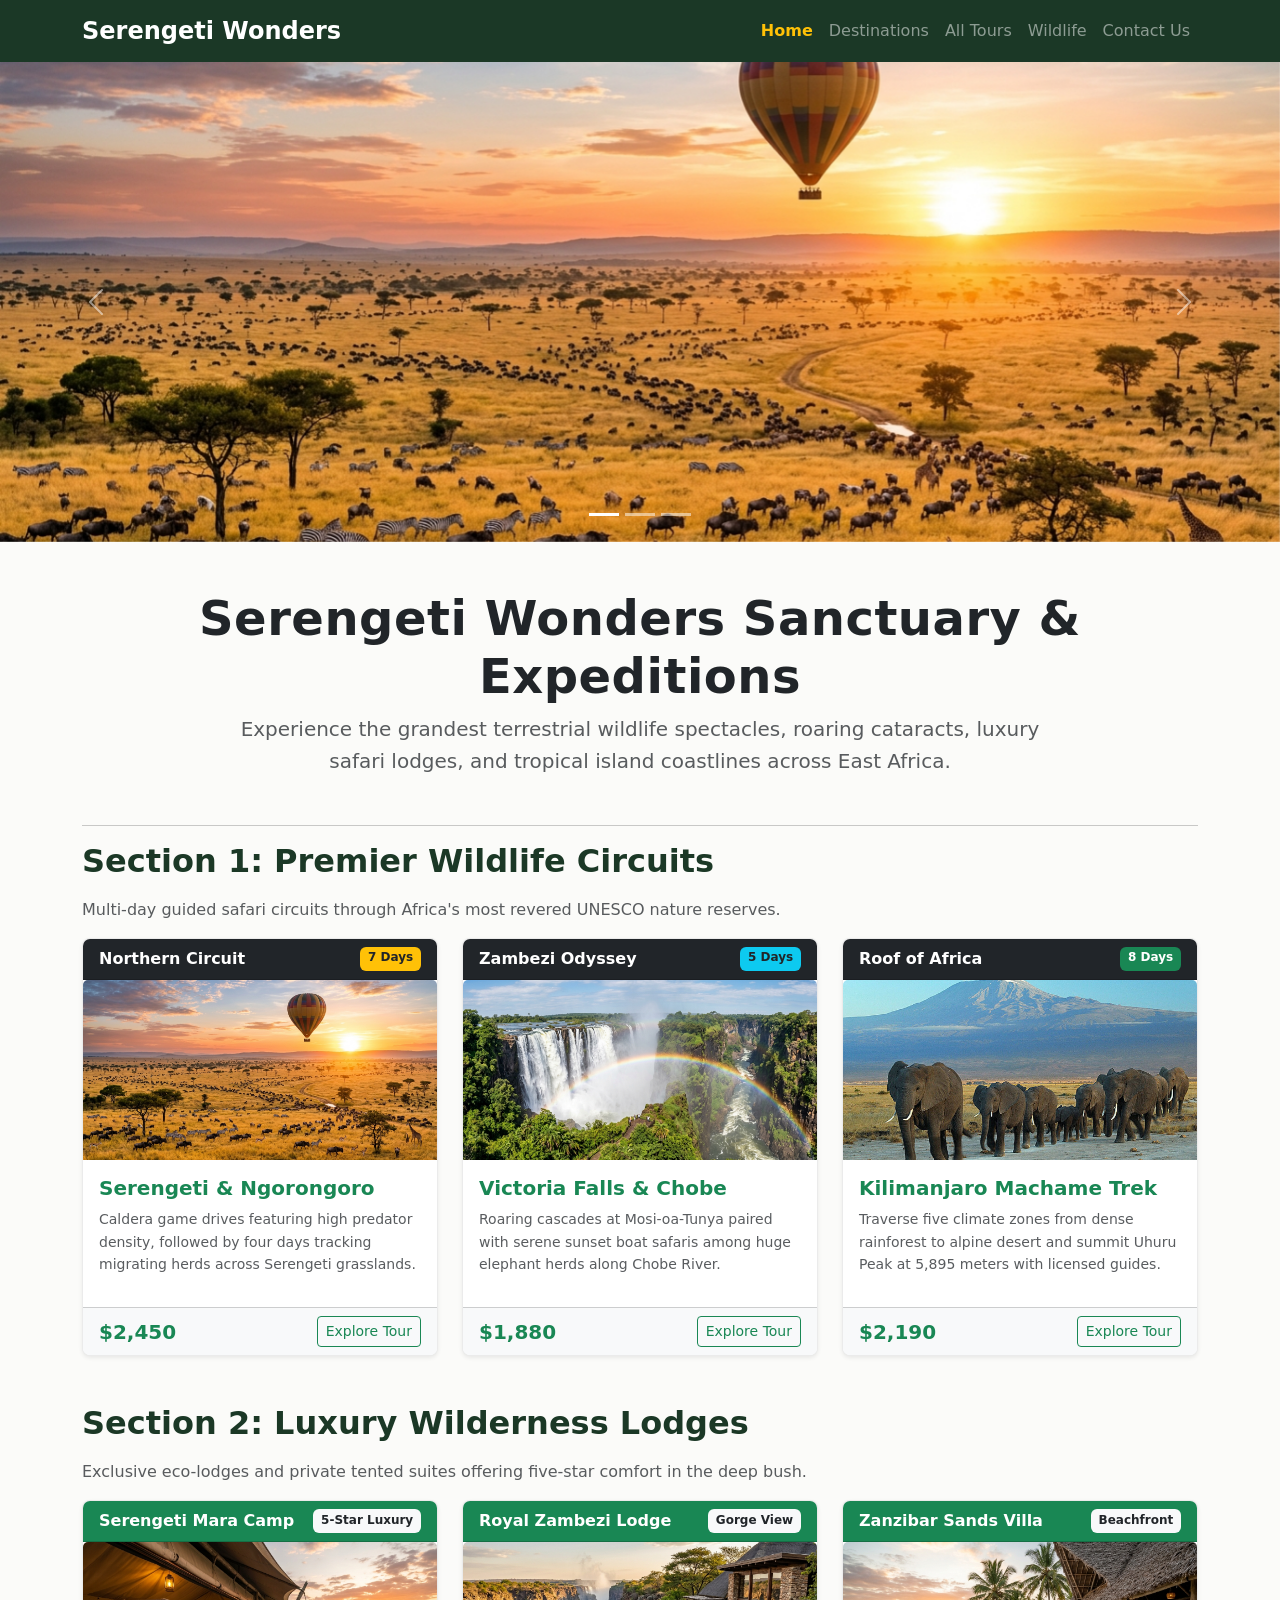
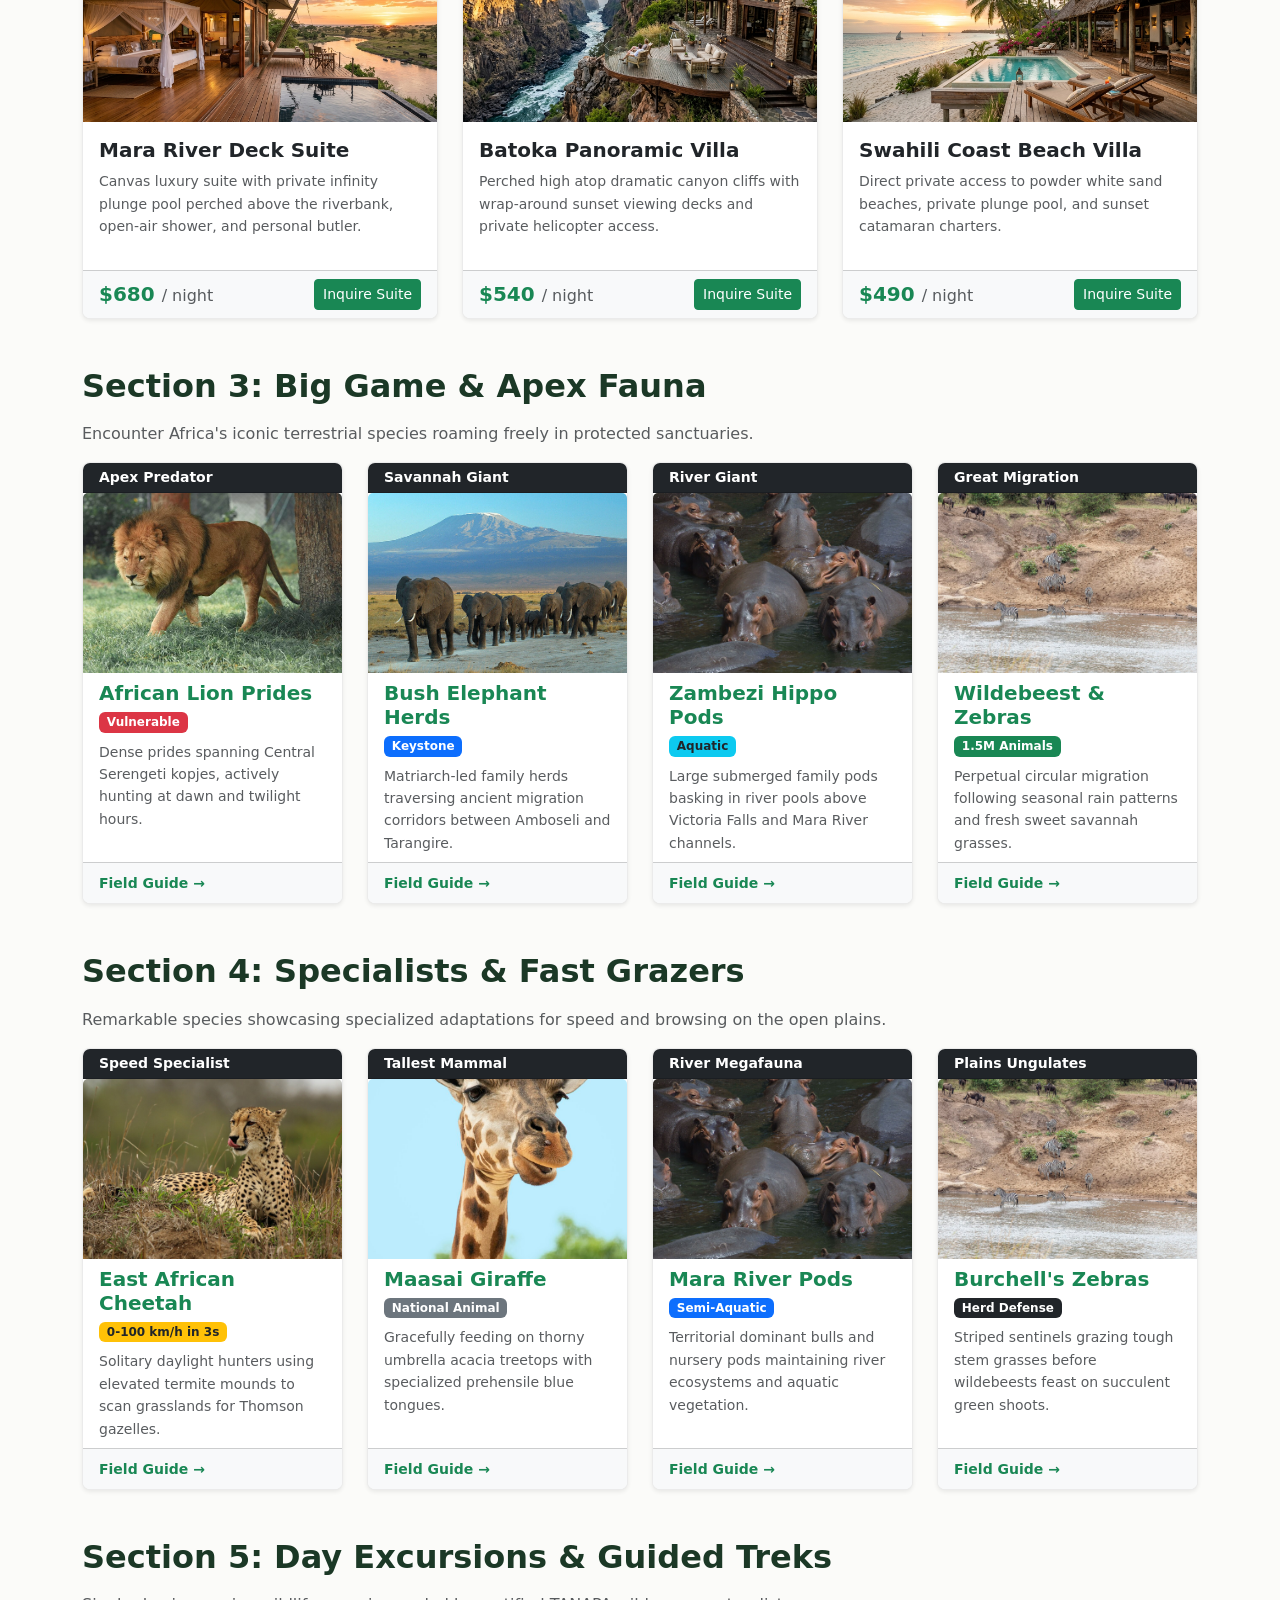
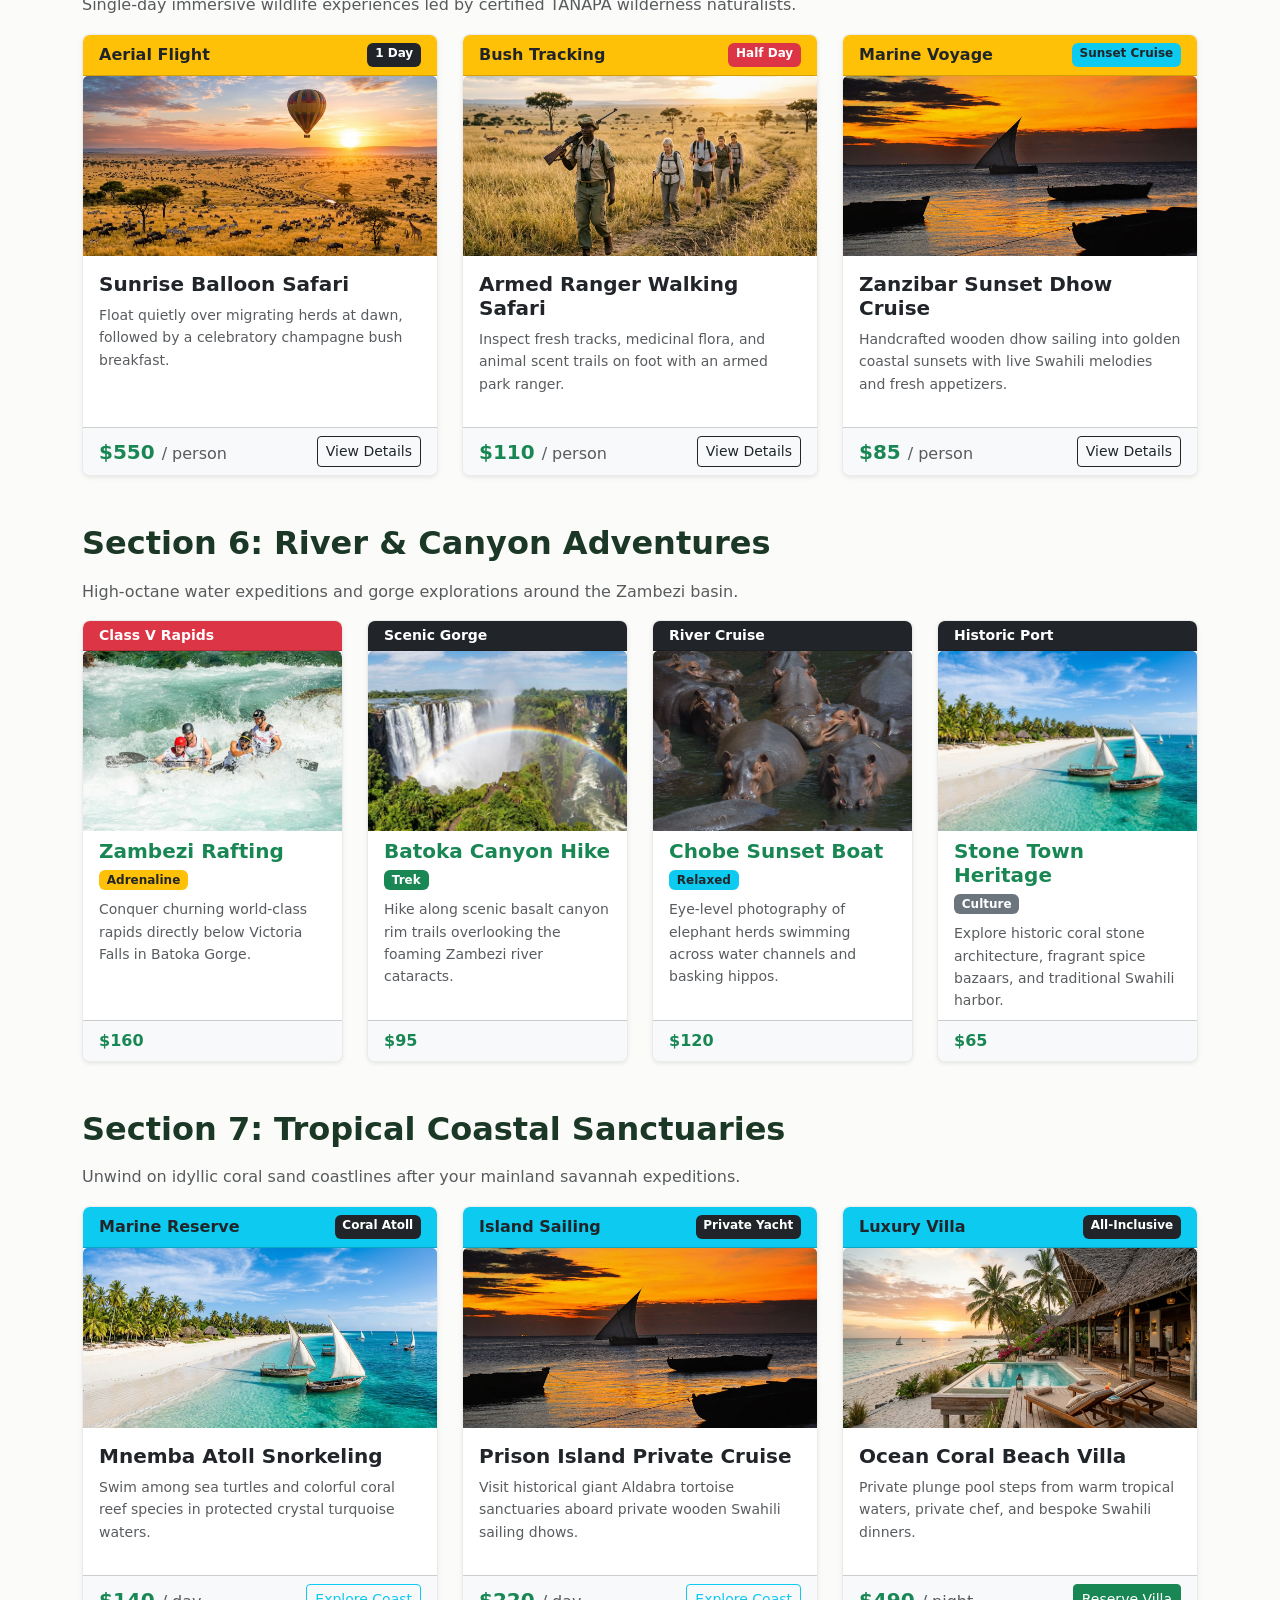
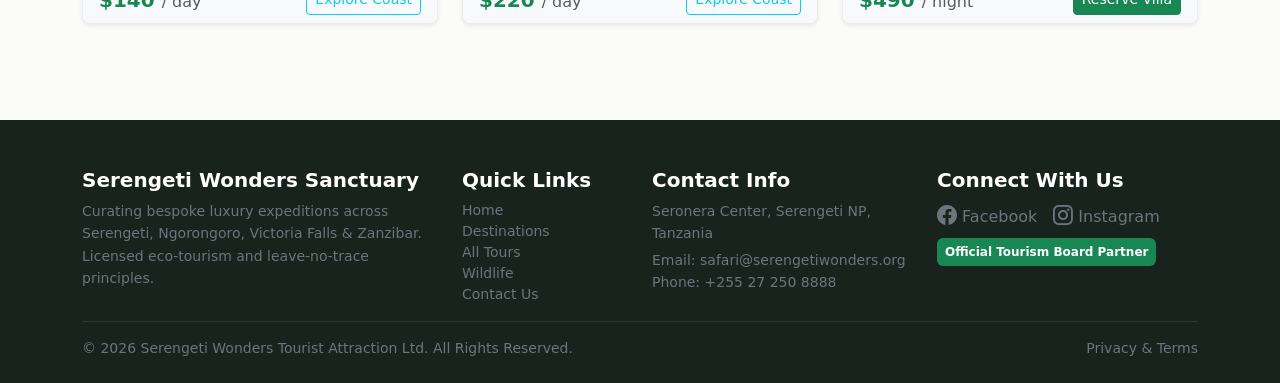
<file: index.html>
<!DOCTYPE html>
<html lang="en">
<head>
<meta charset="UTF-8"><meta name="viewport" content="width=device-width, initial-scale=1.0">
<title>Serengeti Wonders — Premier African Tourist Attraction</title>
<link href="css/bootstrap.min.css" rel="stylesheet"><link href="https://cdn.jsdelivr.net/npm/bootstrap@5.3.2/dist/css/bootstrap.min.css" rel="stylesheet">
<link href="https://cdn.jsdelivr.net/npm/bootstrap-icons@1.11.3/font/bootstrap-icons.min.css" rel="stylesheet">
<style>
:root {
    --primary: #1b3826;
    --secondary: #d97706;
    --gold: #ffc107;
}
body {
    background-color: #fbfbf9;
    color: #333333;
    font-family: system-ui, -apple-system, sans-serif;
}
h1 {
    color: #ffffff;
    letter-spacing: 0.5px;
    font-weight: 700;
}
h2 {
    color: #1b3826;
    font-weight: 700;
    padding-bottom: 8px;
    display: inline-block;
}
p {
    line-height: 1.6;
    color: #4b5563;
}
a {
    text-decoration: none;
    color: #1b3826;
    transition: all 0.2s ease-in-out;
}
a:hover {
    color: #d97706;
}
.footer-custom { background-color: #17231c; color: #d1d5db; }
.carousel-item { height: 480px; background-color: #111; }
.carousel-item img { object-fit: cover; width: 100%; height: 100%; opacity: 1; }
.card { transition: transform 0.25s, box-shadow 0.25s; border: 1px solid rgba(0,0,0,0.08); border-radius: 8px; overflow: hidden; }
.card:hover { transform: translateY(-4px); box-shadow: 0 10px 24px rgba(0,0,0,0.12) !important; }
.card-img-top { height: 180px; object-fit: cover; }
.img-caption { font-size: 0.75rem; color: #6b7280; font-style: italic; padding: 4px 12px 0; }
</style>
</head>
<body>
<nav class="navbar navbar-expand-lg navbar-dark sticky-top" style="background-color:#1b3826;">
  <div class="container">
    <a class="navbar-brand text-white fw-bold fs-4" href="index.html">Serengeti Wonders</a>
    <button class="navbar-toggler" type="button" data-bs-toggle="collapse" data-bs-target="#navbarContent"><span class="navbar-toggler-icon"></span></button>
    <div class="collapse navbar-collapse" id="navbarContent">
      <ul class="navbar-nav ms-auto mb-2 mb-lg-0">
        <li class="nav-item"><a class="nav-link text-warning active fw-semibold" href="index.html">Home</a></li>
        <li class="nav-item"><a class="nav-link text-white-50" href="Destinations.html">Destinations</a></li>
        <li class="nav-item"><a class="nav-link text-white-50" href="Tours.html">All Tours</a></li>
        <li class="nav-item"><a class="nav-link text-white-50" href="Wildlife.html">Wildlife</a></li>
        <li class="nav-item"><a class="nav-link text-white-50" href="ContactUs.html">Contact Us</a></li>
      </ul>
    </div>
  </div>
</nav>

<div id="heroCarousel" class="carousel slide carousel-fade" data-bs-ride="carousel">
  <div class="carousel-indicators">
    <button data-bs-target="#heroCarousel" data-bs-slide-to="0" class="active"></button>
    <button data-bs-target="#heroCarousel" data-bs-slide-to="1"></button>
    <button data-bs-target="#heroCarousel" data-bs-slide-to="2"></button>
  </div>
  <div class="carousel-inner">
    <div class="carousel-item active" data-bs-interval="5000"><img src="images/serengeti-savannah.jpg" class="d-block w-100" alt="Serengeti Savannah sunrise hot air balloon over wildlife herds"></div>
    <div class="carousel-item" data-bs-interval="5000"><img src="images/victoria-falls.jpg" class="d-block w-100" alt="Mosi-oa-Tunya Victoria Falls cascading into Batoka Gorge with vibrant rainbow"></div>
    <div class="carousel-item" data-bs-interval="5000"><img src="images/zanzibar-beach.jpg" class="d-block w-100" alt="Zanzibar Island powder-white coral sand beach with turquoise ocean and wooden dhows"></div>
  </div>
  <button class="carousel-control-prev" type="button" data-bs-target="#heroCarousel" data-bs-slide="prev"><span class="carousel-control-prev-icon"></span></button>
  <button class="carousel-control-next" type="button" data-bs-target="#heroCarousel" data-bs-slide="next"><span class="carousel-control-next-icon"></span></button>
</div>

<main class="container py-5">
  <div class="text-center mb-5"><h1 class="text-dark display-5 fw-bold">Serengeti Wonders Sanctuary & Expeditions</h1>
    <p class="lead text-muted mx-auto" style="max-width:800px;">Experience the grandest terrestrial wildlife spectacles, roaring cataracts, luxury safari lodges, and tropical island coastlines across East Africa.</p></div>
    <hr>
  </section>

  <!-- SECTION 1: 3 COLUMNS -->
  <section class="mb-5">
    <div class="mb-3">
      <h2>Section 1: Premier Wildlife Circuits</h2>
      <p class="text-muted mb-0">Multi-day guided safari circuits through Africa's most revered UNESCO nature reserves.</p>
    </div>
    <div class="row g-4">
      <div class="col-md-6 col-lg-4"><div class="card h-100 shadow-sm"><div class="card-header bg-dark text-white d-flex justify-content-between py-2"><span class="fw-semibold">Northern Circuit</span><span class="badge bg-warning text-dark">7 Days</span></div><img src="images/serengeti-savannah.jpg" class="card-img-top" alt="Serengeti migration plains and hot air balloon" loading="lazy"><div class="card-body"><h5 class="fw-bold text-success">Serengeti & Ngorongoro</h5><p class="small text-muted">Caldera game drives featuring high predator density, followed by four days tracking migrating herds across Serengeti grasslands.</p></div><div class="card-footer bg-light d-flex justify-content-between align-items-center"><span class="fw-bold text-success fs-5">$2,450</span><a href="Tours.html" class="btn btn-outline-success btn-sm">Explore Tour</a></div></div></div>
      <div class="col-md-6 col-lg-4"><div class="card h-100 shadow-sm"><div class="card-header bg-dark text-white d-flex justify-content-between py-2"><span class="fw-semibold">Zambezi Odyssey</span><span class="badge bg-info text-dark">5 Days</span></div><img src="images/victoria-falls.jpg" class="card-img-top" alt="Victoria Falls waterfall mists and rainbow" loading="lazy"><div class="card-body"><h5 class="fw-bold text-success">Victoria Falls & Chobe</h5><p class="small text-muted">Roaring cascades at Mosi-oa-Tunya paired with serene sunset boat safaris among huge elephant herds along Chobe River.</p></div><div class="card-footer bg-light d-flex justify-content-between align-items-center"><span class="fw-bold text-success fs-5">$1,880</span><a href="Tours.html" class="btn btn-outline-success btn-sm">Explore Tour</a></div></div></div>
      <div class="col-md-6 col-lg-4"><div class="card h-100 shadow-sm"><div class="card-header bg-dark text-white d-flex justify-content-between py-2"><span class="fw-semibold">Roof of Africa</span><span class="badge bg-success">8 Days</span></div><img src="images/kilimanjaro-elephants.jpg" class="card-img-top" alt="Elephants beneath snow-capped Mount Kilimanjaro" loading="lazy"><div class="card-body"><h5 class="fw-bold text-success">Kilimanjaro Machame Trek</h5><p class="small text-muted">Traverse five climate zones from dense rainforest to alpine desert and summit Uhuru Peak at 5,895 meters with licensed guides.</p></div><div class="card-footer bg-light d-flex justify-content-between align-items-center"><span class="fw-bold text-success fs-5">$2,190</span><a href="Tours.html" class="btn btn-outline-success btn-sm">Explore Tour</a></div></div></div>
    </div>
  </section>

  <!-- SECTION 2: 3 COLUMNS -->
  <section class="mb-5">
    <div class="mb-3"><h2>Section 2: Luxury Wilderness Lodges</h2><p class="text-muted mb-0">Exclusive eco-lodges and private tented suites offering five-star comfort in the deep bush.</p></div>
    <div class="row g-4">
      <div class="col-md-6 col-lg-4"><div class="card h-100 shadow-sm"><div class="card-header bg-success text-white d-flex justify-content-between py-2"><span class="fw-semibold">Serengeti Mara Camp</span><span class="badge bg-light text-dark">5-Star Luxury</span></div><img src="images/mara-tented-camp.jpg" class="card-img-top" alt="Luxury safari tented suite perched over Mara River" loading="lazy"><div class="card-body"><h5 class="fw-bold">Mara River Deck Suite</h5><p class="small text-muted">Canvas luxury suite with private infinity plunge pool perched above the riverbank, open-air shower, and personal butler.</p></div><div class="card-footer bg-light d-flex justify-content-between align-items-center"><span class="fw-bold text-success fs-5">$680 <span class="fs-6 text-muted fw-normal">/ night</span></span><a href="ContactUs.html" class="btn btn-success btn-sm">Inquire Suite</a></div></div></div>
      <div class="col-md-6 col-lg-4"><div class="card h-100 shadow-sm"><div class="card-header bg-success text-white d-flex justify-content-between py-2"><span class="fw-semibold">Royal Zambezi Lodge</span><span class="badge bg-light text-dark">Gorge View</span></div><img src="images/zambezi-cliff-lodge.jpg" class="card-img-top" alt="Cliffside luxury lodge villa overlooking Batoka Canyon" loading="lazy"><div class="card-body"><h5 class="fw-bold">Batoka Panoramic Villa</h5><p class="small text-muted">Perched high atop dramatic canyon cliffs with wrap-around sunset viewing decks and private helicopter access.</p></div><div class="card-footer bg-light d-flex justify-content-between align-items-center"><span class="fw-bold text-success fs-5">$540 <span class="fs-6 text-muted fw-normal">/ night</span></span><a href="ContactUs.html" class="btn btn-success btn-sm">Inquire Suite</a></div></div></div>
      <div class="col-md-6 col-lg-4"><div class="card h-100 shadow-sm"><div class="card-header bg-success text-white d-flex justify-content-between py-2"><span class="fw-semibold">Zanzibar Sands Villa</span><span class="badge bg-light text-dark">Beachfront</span></div><img src="images/zanzibar-villa.jpg" class="card-img-top" alt="Thatched beachfront luxury villa with plunge pool" loading="lazy"><div class="card-body"><h5 class="fw-bold">Swahili Coast Beach Villa</h5><p class="small text-muted">Direct private access to powder white sand beaches, private plunge pool, and sunset catamaran charters.</p></div><div class="card-footer bg-light d-flex justify-content-between align-items-center"><span class="fw-bold text-success fs-5">$490 <span class="fs-6 text-muted fw-normal">/ night</span></span><a href="ContactUs.html" class="btn btn-success btn-sm">Inquire Suite</a></div></div></div>
    </div>
  </section>

  <!-- SECTION 3: 4 COLUMNS -->
  <section class="mb-5">
    <div class="mb-3">
      <h2>Section 3: Big Game & Apex Fauna</h2>
      <p class="text-muted mb-0">Encounter Africa's iconic terrestrial species roaming freely in protected sanctuaries.</p>
    </div>
    <div class="row g-4">
      <div class="col-sm-6 col-lg-3"><div class="card h-100 shadow-sm"><div class="card-header bg-dark text-white py-1 small fw-semibold">Apex Predator</div><img src="images/african-lions.jpg" class="card-img-top" alt="African lion on golden grass" loading="lazy"><div class="card-body py-2"><h5 class="fw-bold text-success mb-1">African Lion Prides</h5><span class="badge bg-danger mb-2">Vulnerable</span><p class="small text-muted mb-0">Dense prides spanning Central Serengeti kopjes, actively hunting at dawn and twilight hours.</p></div><div class="card-footer bg-light py-2"><a href="Wildlife.html" class="small fw-bold text-success">Field Guide &rarr;</a></div></div></div>
      <div class="col-sm-6 col-lg-3"><div class="card h-100 shadow-sm"><div class="card-header bg-dark text-white py-1 small fw-semibold">Savannah Giant</div><img src="images/kilimanjaro-elephants.jpg" class="card-img-top" alt="African bush elephants beneath Kilimanjaro" loading="lazy"><div class="card-body py-2"><h5 class="fw-bold text-success mb-1">Bush Elephant Herds</h5><span class="badge bg-primary mb-2">Keystone</span><p class="small text-muted mb-0">Matriarch-led family herds traversing ancient migration corridors between Amboseli and Tarangire.</p></div><div class="card-footer bg-light py-2"><a href="Wildlife.html" class="small fw-bold text-success">Field Guide &rarr;</a></div></div></div>
      <div class="col-sm-6 col-lg-3"><div class="card h-100 shadow-sm"><div class="card-header bg-dark text-white py-1 small fw-semibold">River Giant</div><img src="images/hippos-crocs.jpg" class="card-img-top" alt="Wild hippos resting in river shallows" loading="lazy"><div class="card-body py-2"><h5 class="fw-bold text-success mb-1">Zambezi Hippo Pods</h5><span class="badge bg-info text-dark mb-2">Aquatic</span><p class="small text-muted mb-0">Large submerged family pods basking in river pools above Victoria Falls and Mara River channels.</p></div><div class="card-footer bg-light py-2"><a href="Wildlife.html" class="small fw-bold text-success">Field Guide &rarr;</a></div></div></div>
      <div class="col-sm-6 col-lg-3"><div class="card h-100 shadow-sm"><div class="card-header bg-dark text-white py-1 small fw-semibold">Great Migration</div><img src="images/wildebeest-migration.jpg" class="card-img-top" alt="Wildebeest and zebras crossing river" loading="lazy"><div class="card-body py-2"><h5 class="fw-bold text-success mb-1">Wildebeest & Zebras</h5><span class="badge bg-success mb-2">1.5M Animals</span><p class="small text-muted mb-0">Perpetual circular migration following seasonal rain patterns and fresh sweet savannah grasses.</p></div><div class="card-footer bg-light py-2"><a href="Wildlife.html" class="small fw-bold text-success">Field Guide &rarr;</a></div></div></div>
    </div>
  </section>

  <!-- SECTION 4: 4 COLUMNS -->
  <section class="mb-5">
    <div class="mb-3">
      <h2>Section 4: Specialists & Fast Grazers</h2>
      <p class="text-muted mb-0">Remarkable species showcasing specialized adaptations for speed and browsing on the open plains.</p>
    </div>
    <div class="row g-4">
      <div class="col-sm-6 col-lg-3"><div class="card h-100 shadow-sm"><div class="card-header bg-dark text-white py-1 small fw-semibold">Speed Specialist</div><img src="images/cheetah.jpg" class="card-img-top" alt="Cheetah scanning open plains from a grassy mound" loading="lazy"><div class="card-body py-2"><h5 class="fw-bold text-success mb-1">East African Cheetah</h5><span class="badge bg-warning text-dark mb-2">0-100 km/h in 3s</span><p class="small text-muted mb-0">Solitary daylight hunters using elevated termite mounds to scan grasslands for Thomson gazelles.</p></div><div class="card-footer bg-light py-2"><a href="Wildlife.html" class="small fw-bold text-success">Field Guide &rarr;</a></div></div></div>
      <div class="col-sm-6 col-lg-3"><div class="card h-100 shadow-sm"><div class="card-header bg-dark text-white py-1 small fw-semibold">Tallest Mammal</div><img src="images/maasai-giraffe.jpg" class="card-img-top" alt="Maasai giraffe browsing savannah acacia treetops" loading="lazy"><div class="card-body py-2"><h5 class="fw-bold text-success mb-1">Maasai Giraffe</h5><span class="badge bg-secondary mb-2">National Animal</span><p class="small text-muted mb-0">Gracefully feeding on thorny umbrella acacia treetops with specialized prehensile blue tongues.</p></div><div class="card-footer bg-light py-2"><a href="Wildlife.html" class="small fw-bold text-success">Field Guide &rarr;</a></div></div></div>
      <div class="col-sm-6 col-lg-3"><div class="card h-100 shadow-sm"><div class="card-header bg-dark text-white py-1 small fw-semibold">River Megafauna</div><img src="images/hippos-crocs.jpg" class="card-img-top" alt="Pod of wild hippos in river water" loading="lazy"><div class="card-body py-2"><h5 class="fw-bold text-success mb-1">Mara River Pods</h5><span class="badge bg-primary mb-2">Semi-Aquatic</span><p class="small text-muted mb-0">Territorial dominant bulls and nursery pods maintaining river ecosystems and aquatic vegetation.</p></div><div class="card-footer bg-light py-2"><a href="Wildlife.html" class="small fw-bold text-success">Field Guide &rarr;</a></div></div></div>
      <div class="col-sm-6 col-lg-3"><div class="card h-100 shadow-sm"><div class="card-header bg-dark text-white py-1 small fw-semibold">Plains Ungulates</div><img src="images/wildebeest-migration.jpg" class="card-img-top" alt="Zebra and wildebeest herd marching on savannah" loading="lazy"><div class="card-body py-2"><h5 class="fw-bold text-success mb-1">Burchell's Zebras</h5><span class="badge bg-dark mb-2">Herd Defense</span><p class="small text-muted mb-0">Striped sentinels grazing tough stem grasses before wildebeests feast on succulent green shoots.</p></div><div class="card-footer bg-light py-2"><a href="Wildlife.html" class="small fw-bold text-success">Field Guide &rarr;</a></div></div></div>
    </div>
  </section>

  <!-- SECTION 5: 3 COLUMNS -->
  <section class="mb-5">
    <div class="mb-3"><h2>Section 5: Day Excursions & Guided Treks</h2><p class="text-muted mb-0">Single-day immersive wildlife experiences led by certified TANAPA wilderness naturalists.</p></div>
    <div class="row g-4">
      <div class="col-md-6 col-lg-4"><div class="card h-100 shadow-sm"><div class="card-header bg-warning text-dark d-flex justify-content-between py-2"><span class="fw-semibold">Aerial Flight</span><span class="badge bg-dark">1 Day</span></div><img src="images/serengeti-savannah.jpg" class="card-img-top" alt="Hot air balloon floating at dawn over Serengeti plains" loading="lazy"><div class="card-body"><h5 class="fw-bold">Sunrise Balloon Safari</h5><p class="small text-muted">Float quietly over migrating herds at dawn, followed by a celebratory champagne bush breakfast.</p></div><div class="card-footer bg-light d-flex justify-content-between align-items-center"><span class="fw-bold text-success fs-5">$550 <span class="fs-6 text-muted fw-normal">/ person</span></span><a href="Tours.html" class="btn btn-outline-dark btn-sm">View Details</a></div></div></div>
      <div class="col-md-6 col-lg-4"><div class="card h-100 shadow-sm"><div class="card-header bg-warning text-dark d-flex justify-content-between py-2"><span class="fw-semibold">Bush Tracking</span><span class="badge bg-danger">Half Day</span></div><img src="images/walking-safari.jpg" class="card-img-top" alt="Armed ranger leading hikers on foot through savannah" loading="lazy"><div class="card-body"><h5 class="fw-bold">Armed Ranger Walking Safari</h5><p class="small text-muted">Inspect fresh tracks, medicinal flora, and animal scent trails on foot with an armed park ranger.</p></div><div class="card-footer bg-light d-flex justify-content-between align-items-center"><span class="fw-bold text-success fs-5">$110 <span class="fs-6 text-muted fw-normal">/ person</span></span><a href="Tours.html" class="btn btn-outline-dark btn-sm">View Details</a></div></div></div>
      <div class="col-md-6 col-lg-4"><div class="card h-100 shadow-sm"><div class="card-header bg-warning text-dark d-flex justify-content-between py-2"><span class="fw-semibold">Marine Voyage</span><span class="badge bg-info text-dark">Sunset Cruise</span></div><img src="images/sunset-dhow.jpg" class="card-img-top" alt="Traditional wooden dhow sailing into sunset" loading="lazy"><div class="card-body"><h5 class="fw-bold">Zanzibar Sunset Dhow Cruise</h5><p class="small text-muted">Handcrafted wooden dhow sailing into golden coastal sunsets with live Swahili melodies and fresh appetizers.</p></div><div class="card-footer bg-light d-flex justify-content-between align-items-center"><span class="fw-bold text-success fs-5">$85 <span class="fs-6 text-muted fw-normal">/ person</span></span><a href="Tours.html" class="btn btn-outline-dark btn-sm">View Details</a></div></div></div>
    </div>
  </section>

  <!-- SECTION 6: 4 COLUMNS -->
  <section class="mb-5">
    <div class="mb-3"><h2>Section 6: River & Canyon Adventures</h2><p class="text-muted mb-0">High-octane water expeditions and gorge explorations around the Zambezi basin.</p></div>
    <div class="row g-4">
      <div class="col-sm-6 col-lg-3"><div class="card h-100 shadow-sm"><div class="card-header bg-danger text-white py-1 small fw-semibold">Class V Rapids</div><img src="images/zambezi-rafting.jpg" class="card-img-top" alt="Whitewater raft tackling rapids below Victoria Falls" loading="lazy"><div class="card-body py-2"><h5 class="fw-bold text-success mb-1">Zambezi Rafting</h5><span class="badge bg-warning text-dark mb-2">Adrenaline</span><p class="small text-muted mb-0">Conquer churning world-class rapids directly below Victoria Falls in Batoka Gorge.</p></div><div class="card-footer bg-light py-2"><span class="fw-bold text-success">$160</span></div></div></div>
      <div class="col-sm-6 col-lg-3"><div class="card h-100 shadow-sm"><div class="card-header bg-dark text-white py-1 small fw-semibold">Scenic Gorge</div><img src="images/victoria-falls.jpg" class="card-img-top" alt="Batoka Gorge canyon rim and rainbow" loading="lazy"><div class="card-body py-2"><h5 class="fw-bold text-success mb-1">Batoka Canyon Hike</h5><span class="badge bg-success mb-2">Trek</span><p class="small text-muted mb-0">Hike along scenic basalt canyon rim trails overlooking the foaming Zambezi river cataracts.</p></div><div class="card-footer bg-light py-2"><span class="fw-bold text-success">$95</span></div></div></div>
      <div class="col-sm-6 col-lg-3"><div class="card h-100 shadow-sm"><div class="card-header bg-dark text-white py-1 small fw-semibold">River Cruise</div><img src="images/hippos-crocs.jpg" class="card-img-top" alt="Hippos and water wildlife from boat" loading="lazy"><div class="card-body py-2"><h5 class="fw-bold text-success mb-1">Chobe Sunset Boat</h5><span class="badge bg-info text-dark mb-2">Relaxed</span><p class="small text-muted mb-0">Eye-level photography of elephant herds swimming across water channels and basking hippos.</p></div><div class="card-footer bg-light py-2"><span class="fw-bold text-success">$120</span></div></div></div>
      <div class="col-sm-6 col-lg-3"><div class="card h-100 shadow-sm"><div class="card-header bg-dark text-white py-1 small fw-semibold">Historic Port</div><img src="images/zanzibar-beach.jpg" class="card-img-top" alt="Zanzibar Stone Town coast and boats" loading="lazy"><div class="card-body py-2"><h5 class="fw-bold text-success mb-1">Stone Town Heritage</h5><span class="badge bg-secondary mb-2">Culture</span><p class="small text-muted mb-0">Explore historic coral stone architecture, fragrant spice bazaars, and traditional Swahili harbor.</p></div><div class="card-footer bg-light py-2"><span class="fw-bold text-success">$65</span></div></div></div>
    </div>
  </section>

  <!-- SECTION 7: 3 COLUMNS -->
  <section class="mb-5">
    <div class="mb-3"><h2>Section 7: Tropical Coastal Sanctuaries</h2><p class="text-muted mb-0">Unwind on idyllic coral sand coastlines after your mainland savannah expeditions.</p></div>
    <div class="row g-4">
      <div class="col-md-6 col-lg-4"><div class="card h-100 shadow-sm"><div class="card-header bg-info text-dark d-flex justify-content-between py-2"><span class="fw-semibold">Marine Reserve</span><span class="badge bg-dark">Coral Atoll</span></div><img src="images/zanzibar-beach.jpg" class="card-img-top" alt="Turquoise Indian ocean coral reef and sands" loading="lazy"><div class="card-body"><h5 class="fw-bold">Mnemba Atoll Snorkeling</h5><p class="small text-muted">Swim among sea turtles and colorful coral reef species in protected crystal turquoise waters.</p></div><div class="card-footer bg-light d-flex justify-content-between align-items-center"><span class="fw-bold text-success fs-5">$140 <span class="fs-6 text-muted fw-normal">/ day</span></span><a href="Destinations.html" class="btn btn-outline-info btn-sm">Explore Coast</a></div></div></div>
      <div class="col-md-6 col-lg-4"><div class="card h-100 shadow-sm"><div class="card-header bg-info text-dark d-flex justify-content-between py-2"><span class="fw-semibold">Island Sailing</span><span class="badge bg-dark">Private Yacht</span></div><img src="images/sunset-dhow.jpg" class="card-img-top" alt="Traditional sailing dhow along Zanzibar coast" loading="lazy"><div class="card-body"><h5 class="fw-bold">Prison Island Private Cruise</h5><p class="small text-muted">Visit historical giant Aldabra tortoise sanctuaries aboard private wooden Swahili sailing dhows.</p></div><div class="card-footer bg-light d-flex justify-content-between align-items-center"><span class="fw-bold text-success fs-5">$220 <span class="fs-6 text-muted fw-normal">/ day</span></span><a href="Destinations.html" class="btn btn-outline-info btn-sm">Explore Coast</a></div></div></div>
      <div class="col-md-6 col-lg-4"><div class="card h-100 shadow-sm"><div class="card-header bg-info text-dark d-flex justify-content-between py-2"><span class="fw-semibold">Luxury Villa</span><span class="badge bg-dark">All-Inclusive</span></div><img src="images/zanzibar-villa.jpg" class="card-img-top" alt="Oceanfront private beach villa with pool deck" loading="lazy"><div class="card-body"><h5 class="fw-bold">Ocean Coral Beach Villa</h5><p class="small text-muted">Private plunge pool steps from warm tropical waters, private chef, and bespoke Swahili dinners.</p></div><div class="card-footer bg-light d-flex justify-content-between align-items-center"><span class="fw-bold text-success fs-5">$490 <span class="fs-6 text-muted fw-normal">/ night</span></span><a href="ContactUs.html" class="btn btn-success btn-sm">Reserve Villa</a></div></div></div>
    </div>
  </section>
</main>

<footer class="footer-custom pt-5 pb-4">
  <div class="container">
    <div class="row g-4">
      <div class="col-lg-4 col-md-6"><h5 class="text-white fw-bold mb-2">Serengeti Wonders Sanctuary</h5><p class="text-secondary small mb-2">Curating bespoke luxury expeditions across Serengeti, Ngorongoro, Victoria Falls & Zanzibar. Licensed eco-tourism and leave-no-trace principles.</p></div>
      <div class="col-lg-2 col-md-6"><h5 class="text-white fw-bold mb-2">Quick Links</h5><ul class="list-unstyled text-secondary small mb-0"><li><a href="index.html" class="text-secondary">Home</a></li><li><a href="Destinations.html" class="text-secondary">Destinations</a></li><li><a href="Tours.html" class="text-secondary">All Tours</a></li><li><a href="Wildlife.html" class="text-secondary">Wildlife</a></li><li><a href="ContactUs.html" class="text-secondary">Contact Us</a></li></ul></div>
      <div class="col-lg-3 col-md-6"><h5 class="text-white fw-bold mb-2">Contact Info</h5><p class="small text-secondary mb-1">Seronera Center, Serengeti NP, Tanzania</p><p class="small text-secondary mb-0">Email: safari@serengetiwonders.org</p><p class="small text-secondary mb-0">Phone: +255 27 250 8888</p></div>
      <div class="col-lg-3 col-md-6"><h5 class="text-white fw-bold mb-2">Connect With Us</h5><div class="d-flex gap-3 mb-2"><a href="https://facebook.com" class="text-secondary"><i class="bi bi-facebook fs-5"></i> Facebook</a><a href="https://instagram.com" class="text-secondary"><i class="bi bi-instagram fs-5"></i> Instagram</a></div><span class="badge bg-success p-2">Official Tourism Board Partner</span></div>
    </div>
    <hr class="border-secondary my-3"><div class="d-flex justify-content-between small text-secondary"><span>&copy; 2026 Serengeti Wonders Tourist Attraction Ltd. All Rights Reserved.</span><span><a href="#" class="text-secondary">Privacy & Terms</a></span></div>
  </div>
</footer>

<script src="js/bootstrap.bundle.min.js"></script><script src="https://cdn.jsdelivr.net/npm/bootstrap@5.3.2/dist/js/bootstrap.bundle.min.js"></script>
</body>
</html>
</file>
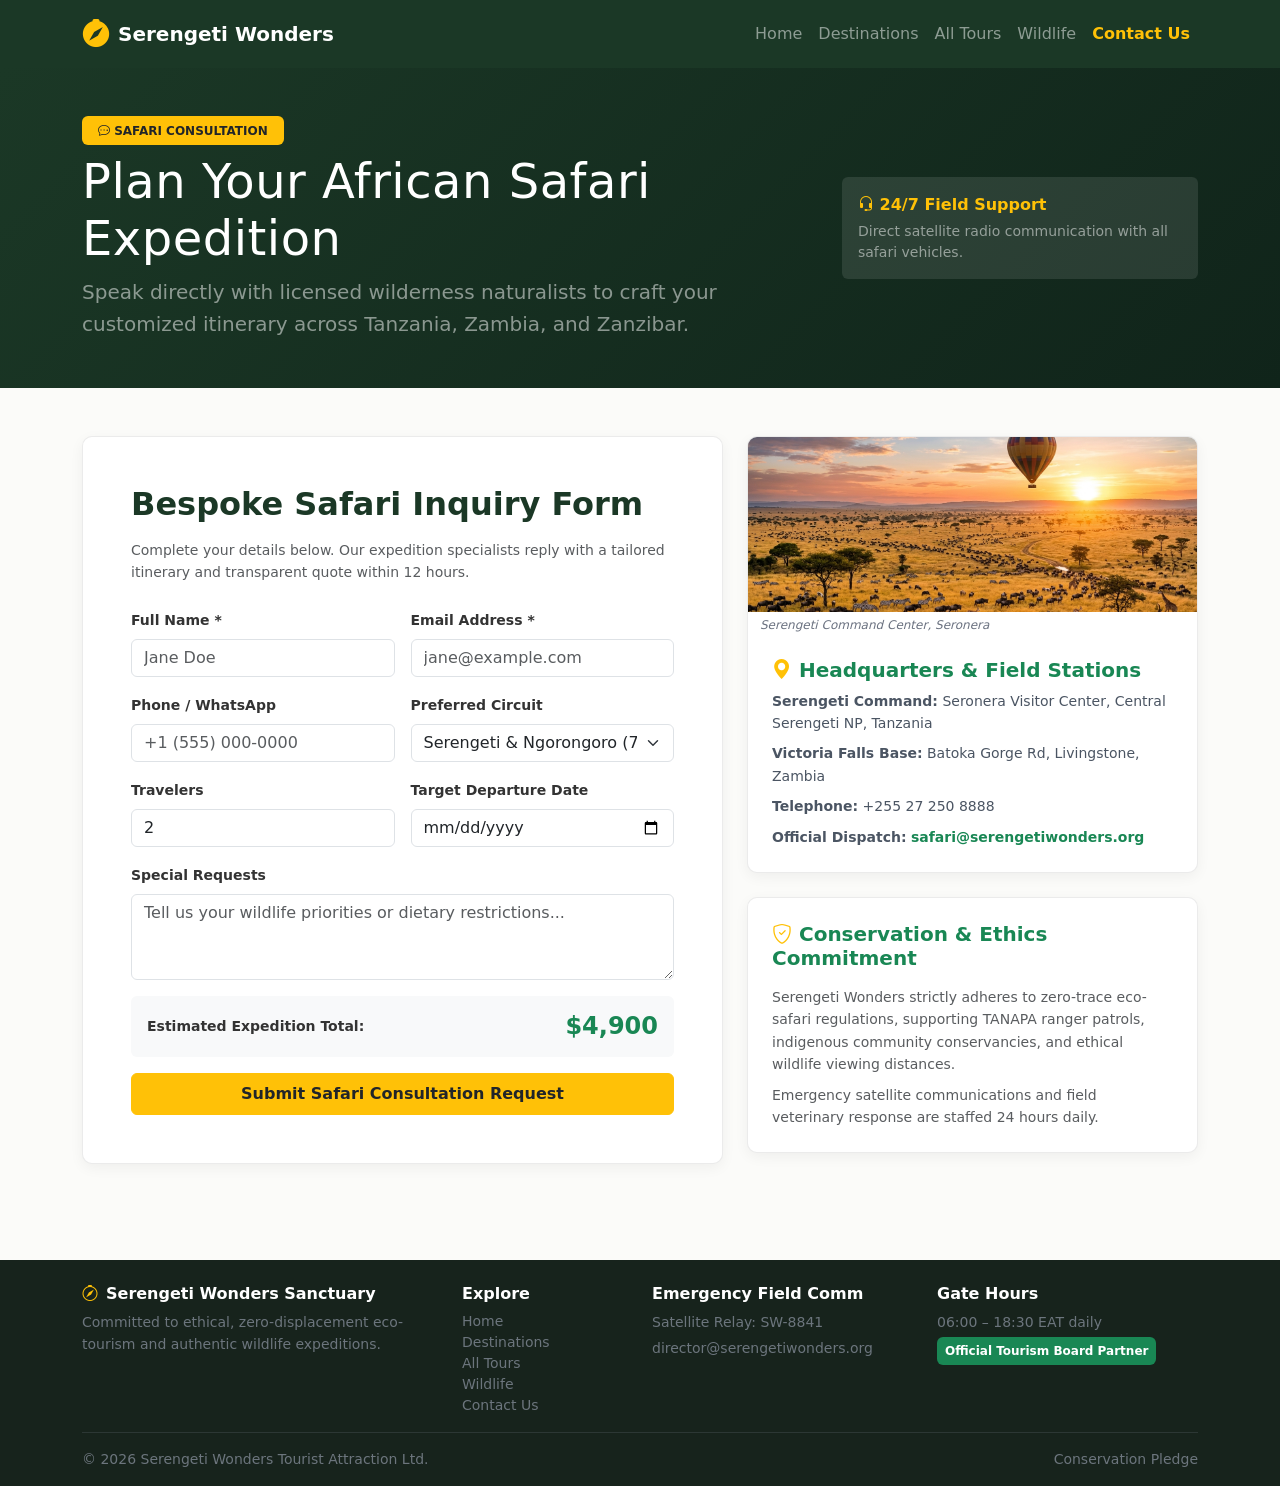
<file: ContactUs.html>
<!DOCTYPE html>
<html lang="en">
<head>
<meta charset="UTF-8"><meta name="viewport" content="width=device-width, initial-scale=1.0">
<title>Serengeti Wonders — Contact Us & Safari Planning Consultation</title>
<link href="https://cdn.jsdelivr.net/npm/bootstrap@5.3.2/dist/css/bootstrap.min.css" rel="stylesheet">
<link href="https://cdn.jsdelivr.net/npm/bootstrap-icons@1.11.3/font/bootstrap-icons.min.css" rel="stylesheet">
<style>
:root {
    --primary: #1b3826;
    --secondary: #d97706;
    --gold: #ffc107;
}
body {
    background-color: #fbfbf9;
    color: #333333;
    font-family: system-ui, -apple-system, sans-serif;
}
h1 {
    color: #ffffff;
    letter-spacing: 0.5px;
    font-weight: 700;
}
h2 {
    color: #1b3826;
    font-weight: 700;
    padding-bottom: 8px;
    display: inline-block;
}
p {
    line-height: 1.6;
    color: #4b5563;
}
a {
    text-decoration: none;
    color: #1b3826;
    transition: all 0.2s ease-in-out;
}
a:hover {
    color: #d97706;
}
.hero-band { background: linear-gradient(135deg, #1b3826 0%, #10241a 100%); color: #fff; }
.contact-card { background: #ffffff; border-radius: 10px; border: 1px solid rgba(0,0,0,0.08); box-shadow: 0 4px 14px rgba(0,0,0,0.05); overflow: hidden; }
.gate-box { background: #eef3ef; border-radius: 8px; border-left: 4px solid #1b3826; }
.footer-custom { background-color: #17231c; color: #d1d5db; }
.card-img-top { height: 175px; object-fit: cover; }
.img-caption { font-size: 0.75rem; color: #6b7280; font-style: italic; padding: 4px 12px 0; }
</style>
</head>
<body>
<nav class="navbar navbar-expand-lg navbar-dark sticky-top" style="background-color:#1b3826;">
  <div class="container">
    <a class="navbar-brand d-flex align-items-center text-white" href="index.html"><i class="bi bi-compass-fill text-warning me-2 fs-3"></i><span class="fw-bold">Serengeti Wonders</span></a>
    <button class="navbar-toggler" type="button" data-bs-toggle="collapse" data-bs-target="#navbarContent"><span class="navbar-toggler-icon"></span></button>
    <div class="collapse navbar-collapse" id="navbarContent">
      <ul class="navbar-nav ms-auto mb-2 mb-lg-0">
        <li class="nav-item"><a class="nav-link text-white-50" href="index.html">Home</a></li>
        <li class="nav-item"><a class="nav-link text-white-50" href="Destinations.html">Destinations</a></li>
        <li class="nav-item"><a class="nav-link text-white-50" href="Tours.html">All Tours</a></li>
        <li class="nav-item"><a class="nav-link text-white-50" href="Wildlife.html">Wildlife</a></li>
        <li class="nav-item"><a class="nav-link text-warning fw-semibold active" href="ContactUs.html">Contact Us</a></li>
      </ul>
    </div>
  </div>
</nav>

<section class="hero-band py-5">
  <div class="container">
    <div class="row align-items-center">
      <div class="col-lg-8">
        <span class="badge bg-warning text-dark mb-2 px-3 py-2 text-uppercase fw-bold"><i class="bi bi-chat-dots"></i> Safari Consultation</span>
        <h1 class="display-5">Plan Your African Safari Expedition</h1>
        <p class="lead mb-0 text-white-50">Speak directly with licensed wilderness naturalists to craft your customized itinerary across Tanzania, Zambia, and Zanzibar.</p>
      </div>
      <div class="col-lg-4 text-lg-end mt-4 mt-lg-0">
        <div class="bg-white bg-opacity-10 p-3 rounded text-start"><div class="fw-bold text-warning mb-1"><i class="bi bi-headset"></i> 24/7 Field Support</div><div class="small text-white-50">Direct satellite radio communication with all safari vehicles.</div></div>
      </div>
    </div>
  </div>
</section>

<main class="container py-5">
  <div class="row g-4">
    <div class="col-lg-7" id="bookingForm">
      <div class="contact-card p-4 p-md-5">
        <h2>Bespoke Safari Inquiry Form</h2>
        <p class="small text-muted mb-4">Complete your details below. Our expedition specialists reply with a tailored itinerary and transparent quote within 12 hours.</p>
        <form id="safariInquiryForm" onsubmit="event.preventDefault(); submitInquiry();">
          <div class="row g-3">
            <div class="col-md-6"><label class="form-label small fw-bold">Full Name *</label><input type="text" id="custName" class="form-control" placeholder="Jane Doe" required></div>
            <div class="col-md-6"><label class="form-label small fw-bold">Email Address *</label><input type="email" id="custEmail" class="form-control" placeholder="jane@example.com" required></div>
            <div class="col-md-6"><label class="form-label small fw-bold">Phone / WhatsApp</label><input type="tel" id="custPhone" class="form-control" placeholder="+1 (555) 000-0000"></div>
            <div class="col-md-6"><label class="form-label small fw-bold">Preferred Circuit</label><select id="custCircuit" class="form-select" onchange="updateEstimatedCost()"><option value="2450">Serengeti & Ngorongoro (7 Days) - $2,450/p</option><option value="1880">Victoria Falls & Chobe (5 Days) - $1,880/p</option><option value="2190">Kilimanjaro Machame Trek (8 Days) - $2,190/p</option><option value="1450">Zanzibar Coastal Island (4 Days) - $1,450/p</option></select></div>
            <div class="col-md-6"><label class="form-label small fw-bold">Travelers</label><input type="number" id="custGuests" class="form-control" value="2" min="1" max="25" onchange="updateEstimatedCost()"></div>
            <div class="col-md-6"><label class="form-label small fw-bold">Target Departure Date</label><input type="date" id="custDate" class="form-control" required></div>
            <div class="col-12"><label class="form-label small fw-bold">Special Requests</label><textarea id="custNotes" class="form-control" rows="3" placeholder="Tell us your wildlife priorities or dietary restrictions..."></textarea></div>
            <div class="col-12"><div class="p-3 bg-light rounded d-flex justify-content-between align-items-center"><span class="small fw-bold">Estimated Expedition Total:</span><span id="custTotalDisplay" class="h4 mb-0 fw-bold text-success">$4,900</span></div></div>
            <div class="col-12"><button type="submit" class="btn btn-warning w-100 fw-bold text-dark py-2">Submit Safari Consultation Request</button></div>
          </div>
        </form>
      </div>
    </div>

    <div class="col-lg-5">
      <div class="contact-card mb-4">
        <img src="images/serengeti-savannah.jpg" class="card-img-top" alt="Golden sunrise glowing across endless acacia grassland plains of Serengeti National Park with hot air balloon floating gently over wildlife" loading="lazy"><div class="img-caption">Serengeti Command Center, Seronera</div>
        <div class="p-4">
          <h5 class="fw-bold text-success mb-2"><i class="bi bi-geo-alt-fill text-warning"></i> Headquarters & Field Stations</h5>
          <p class="small mb-2"><strong>Serengeti Command:</strong> Seronera Visitor Center, Central Serengeti NP, Tanzania</p>
          <p class="small mb-2"><strong>Victoria Falls Base:</strong> Batoka Gorge Rd, Livingstone, Zambia</p>
          <p class="small mb-2"><strong>Telephone:</strong> +255 27 250 8888</p>
          <p class="small mb-0"><strong>Official Dispatch:</strong> <a href="mailto:safari@serengetiwonders.org" class="text-success fw-semibold">safari@serengetiwonders.org</a></p>
        </div>
      </div>

      <div class="contact-card p-4">
        <h5 class="fw-bold text-success mb-3"><i class="bi bi-shield-check text-warning"></i> Conservation & Ethics Commitment</h5>
        <p class="small text-muted mb-2">Serengeti Wonders strictly adheres to zero-trace eco-safari regulations, supporting TANAPA ranger patrols, indigenous community conservancies, and ethical wildlife viewing distances.</p>
        <p class="small text-muted mb-0">Emergency satellite communications and field veterinary response are staffed 24 hours daily.</p>
      </div>
    </div>
  </div>
</main>

<footer class="footer-custom pt-4 pb-3 mt-5">
  <div class="container">
    <div class="row g-4">
      <div class="col-lg-4 col-md-6"><h6 class="text-white fw-bold mb-2"><i class="bi bi-compass text-warning me-2"></i>Serengeti Wonders Sanctuary</h6><p class="text-secondary small mb-2">Committed to ethical, zero-displacement eco-tourism and authentic wildlife expeditions.</p></div>
      <div class="col-lg-2 col-md-6"><h6 class="text-white fw-bold mb-2">Explore</h6><ul class="list-unstyled text-secondary small mb-0"><li><a href="index.html" class="text-secondary">Home</a></li><li><a href="Destinations.html" class="text-secondary">Destinations</a></li><li><a href="Tours.html" class="text-secondary">All Tours</a></li><li><a href="Wildlife.html" class="text-secondary">Wildlife</a></li><li><a href="ContactUs.html" class="text-secondary">Contact Us</a></li></ul></div>
      <div class="col-lg-3 col-md-6"><h6 class="text-white fw-bold mb-2">Emergency Field Comm</h6><p class="small text-secondary mb-1">Satellite Relay: SW-8841</p><p class="small text-secondary mb-0">director@serengetiwonders.org</p></div>
      <div class="col-lg-3 col-md-6"><h6 class="text-white fw-bold mb-2">Gate Hours</h6><p class="small text-secondary mb-1">06:00 – 18:30 EAT daily</p><span class="badge bg-success p-2">Official Tourism Board Partner</span></div>
    </div>
    <hr class="border-secondary my-3"><div class="d-flex justify-content-between small text-secondary"><span>&copy; 2026 Serengeti Wonders Tourist Attraction Ltd.</span><span><a href="#" class="text-secondary">Conservation Pledge</a></span></div>
  </div>
</footer>


</body>
</html>
</file>
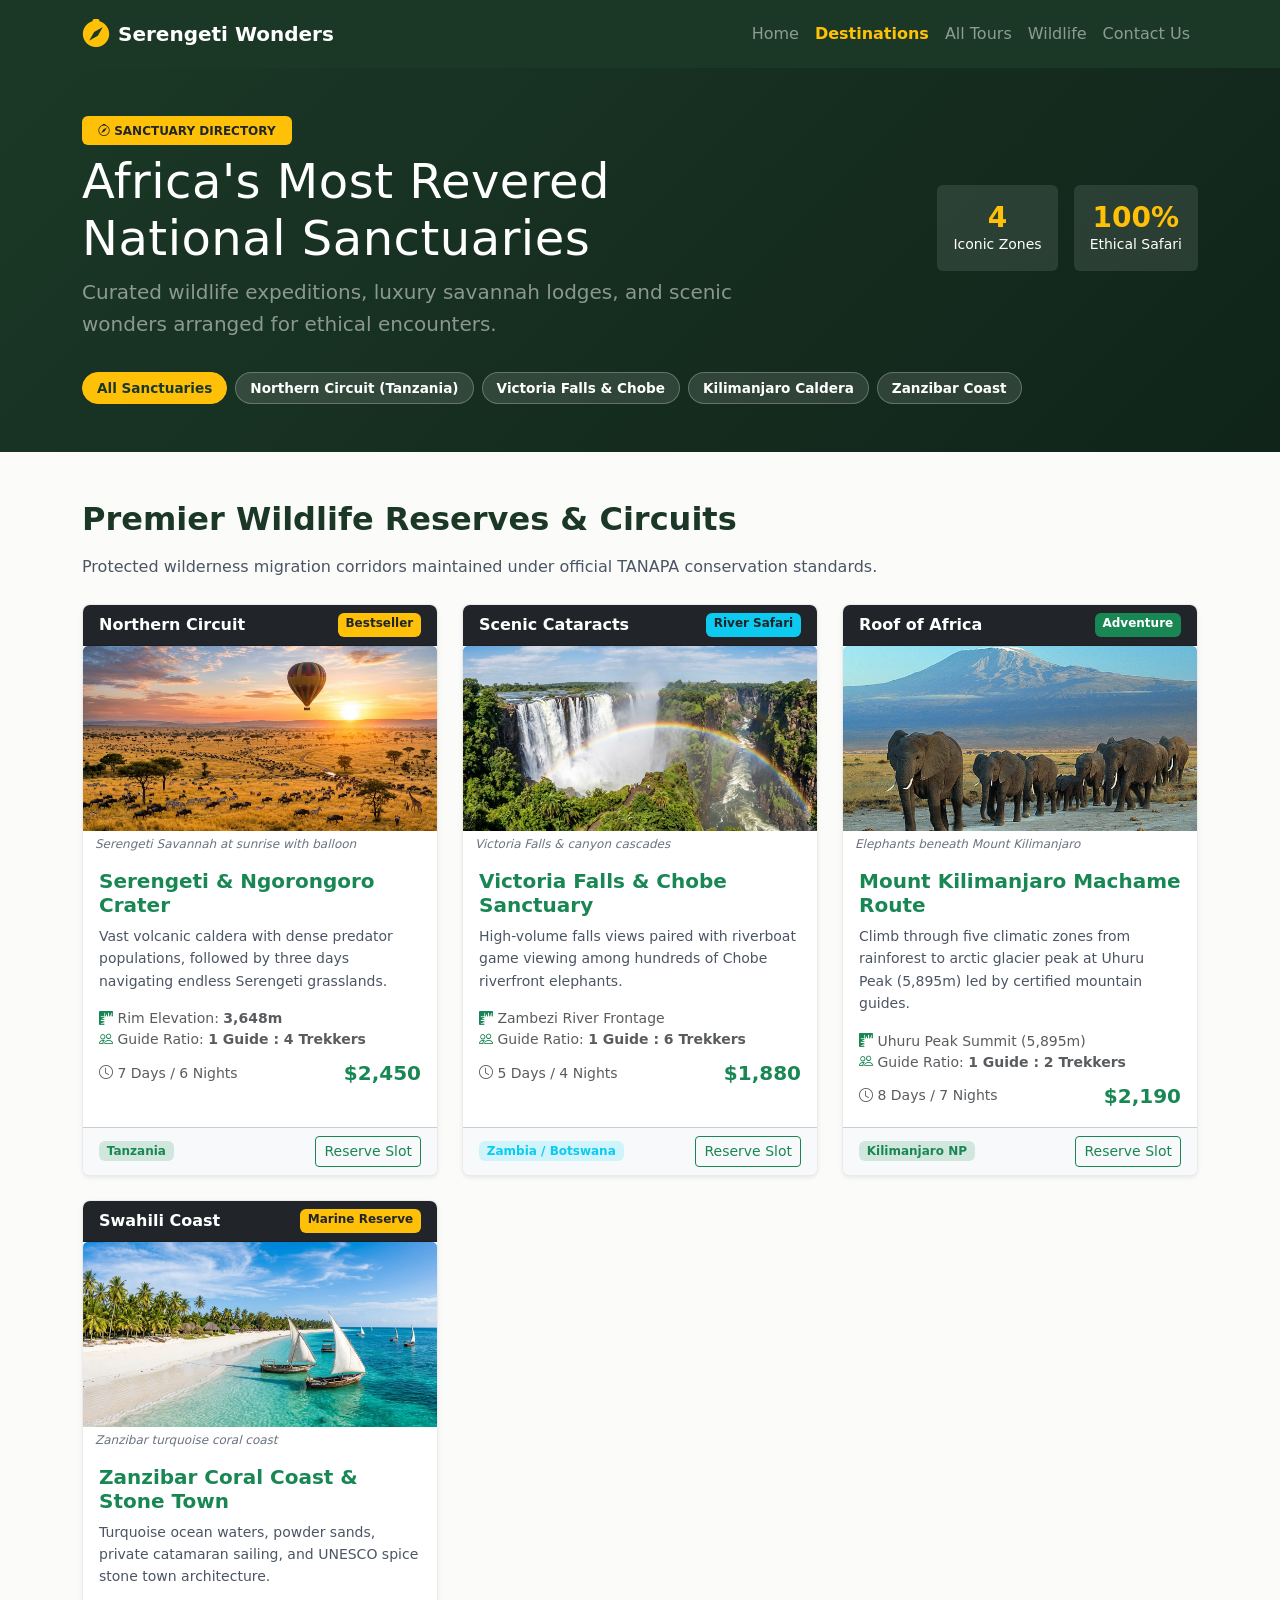
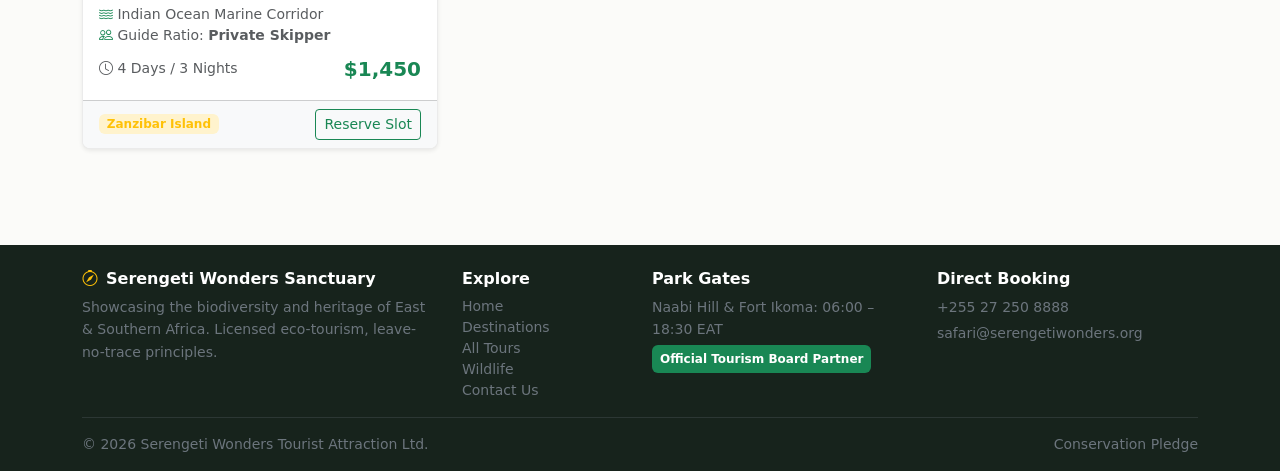
<file: Destinations.html>
<!DOCTYPE html>
<html lang="en">
<head>
<meta charset="UTF-8"><meta name="viewport" content="width=device-width, initial-scale=1.0">
<title>Serengeti Wonders — Africa's Revered Sanctuaries & Destinations</title>
<link href="https://cdn.jsdelivr.net/npm/bootstrap@5.3.2/dist/css/bootstrap.min.css" rel="stylesheet">
<link href="https://cdn.jsdelivr.net/npm/bootstrap-icons@1.11.3/font/bootstrap-icons.min.css" rel="stylesheet">
<style>
:root {
    --primary: #1b3826;
    --secondary: #d97706;
    --gold: #ffc107;
}
body {
    background-color: #fbfbf9;
    color: #333333;
    font-family: system-ui, -apple-system, sans-serif;
}
h1 {
    color: #ffffff;
    letter-spacing: 0.5px;
    font-weight: 700;
}
h2 {
    color: #1b3826;
    font-weight: 700;
    padding-bottom: 8px;
    display: inline-block;
}
p {
    line-height: 1.6;
    color: #4b5563;
}
a {
    text-decoration: none;
    color: #1b3826;
    transition: all 0.2s ease-in-out;
}
a:hover {
    color: #d97706;
}
.hero-band { background: linear-gradient(135deg, #1b3826 0%, #10241a 100%); color: #fff; }
.contact-card { background: #ffffff; border-radius: 10px; border: 1px solid rgba(0,0,0,0.08); box-shadow: 0 4px 14px rgba(0,0,0,0.05); }
.gate-box { background: #eef3ef; border-radius: 8px; border-left: 4px solid #1b3826; }
.footer-custom { background-color: #17231c; color: #d1d5db; }
.filter-pill { background: rgba(255,255,255,0.12); color: #fff; border: 1px solid rgba(255,255,255,0.25); border-radius: 20px; padding: 5px 14px; font-weight: 600; font-size: 0.85rem; cursor: pointer; transition: 0.2s; }
.filter-pill.active, .filter-pill:hover { background: var(--gold); color: #1b3826; border-color: var(--gold); }
.card { transition: transform 0.25s, box-shadow 0.25s; border: 1px solid rgba(0,0,0,0.08); border-radius: 8px; overflow: hidden; }
.card:hover { transform: translateY(-4px); box-shadow: 0 10px 24px rgba(0,0,0,0.12) !important; }
.card-img-h { height: 185px; object-fit: cover; }
.img-caption { font-size: 0.75rem; color: #6b7280; font-style: italic; padding: 4px 12px 0; }
</style>
</head>
<body>
<nav class="navbar navbar-expand-lg navbar-dark sticky-top" style="background-color:#1b3826;">
  <div class="container">
    <a class="navbar-brand d-flex align-items-center text-white" href="index.html"><i class="bi bi-compass-fill text-warning me-2 fs-3"></i><span class="fw-bold">Serengeti Wonders</span></a>
    <button class="navbar-toggler" type="button" data-bs-toggle="collapse" data-bs-target="#navbarContent"><span class="navbar-toggler-icon"></span></button>
    <div class="collapse navbar-collapse" id="navbarContent">
      <ul class="navbar-nav ms-auto mb-2 mb-lg-0">
        <li class="nav-item"><a class="nav-link text-white-50" href="index.html">Home</a></li>
        <li class="nav-item"><a class="nav-link text-warning active fw-semibold" href="Destinations.html">Destinations</a></li>
        <li class="nav-item"><a class="nav-link text-white-50" href="Tours.html">All Tours</a></li>
        <li class="nav-item"><a class="nav-link text-white-50" href="Wildlife.html">Wildlife</a></li>
        <li class="nav-item"><a class="nav-link text-white-50" href="ContactUs.html">Contact Us</a></li>
      </ul>
    </div>
  </div>
</nav>

<section class="hero-band py-5">
  <div class="container">
    <div class="row align-items-center mb-4">
      <div class="col-lg-8">
        <span class="badge bg-warning text-dark mb-2 px-3 py-2 text-uppercase fw-bold"><i class="bi bi-compass"></i> Sanctuary Directory</span>
        <h1 class="display-5">Africa's Most Revered National Sanctuaries</h1>
        <p class="lead mb-0 text-white-50">Curated wildlife expeditions, luxury savannah lodges, and scenic wonders arranged for ethical encounters.</p>
      </div>
      <div class="col-lg-4 d-flex gap-3 justify-content-lg-end mt-4 mt-lg-0">
        <div class="bg-white bg-opacity-10 p-3 rounded text-center"><div class="h3 fw-bold text-warning mb-0">4</div><div class="small">Iconic Zones</div></div>
        <div class="bg-white bg-opacity-10 p-3 rounded text-center"><div class="h3 fw-bold text-warning mb-0">100%</div><div class="small">Ethical Safari</div></div>
      </div>
    </div>
    <div class="d-flex flex-wrap gap-2 align-items-center pt-2">
      <button class="filter-pill active" onclick="filterDest('all', this)">All Sanctuaries</button>
      <button class="filter-pill" onclick="filterDest('tanzania', this)">Northern Circuit (Tanzania)</button>
      <button class="filter-pill" onclick="filterDest('zambezi', this)">Victoria Falls & Chobe</button>
      <button class="filter-pill" onclick="filterDest('kili', this)">Kilimanjaro Caldera</button>
      <button class="filter-pill" onclick="filterDest('zanzibar', this)">Zanzibar Coast</button>
    </div>
  </div>
</section>

<main class="container py-5">
  <div class="mb-4"><h2>Premier Wildlife Reserves & Circuits</h2>
    <p>Protected wilderness migration corridors maintained under official TANAPA conservation standards.</p></div>
  <div class="row g-4" id="destGrid">
    <div class="col-md-6 col-lg-4 dest-item" data-cat="tanzania"><div class="card h-100 shadow-sm">
      <div class="card-header bg-dark text-white d-flex justify-content-between py-2">
        <span class="fw-semibold">Northern Circuit</span><span class="badge bg-warning text-dark">Bestseller</span>
      </div>
      <img src="images/serengeti-savannah.jpg" class="card-img-top card-img-h" alt="Golden sunrise glowing across endless acacia grassland plains of Serengeti National Park with hot air balloon" loading="lazy"><div class="img-caption">Serengeti Savannah at sunrise with balloon</div>
      <div class="card-body"><h5 class="fw-bold text-success">Serengeti & Ngorongoro Crater</h5>
        <p class="small">Vast volcanic caldera with dense predator populations, followed by three days navigating endless Serengeti grasslands.</p>
        <ul class="list-unstyled small text-muted mb-2">
          <li><i class="bi bi-rulers text-success"></i> Rim Elevation: <strong>3,648m</strong></li>
          <li><i class="bi bi-people text-success"></i> Guide Ratio: <strong>1 Guide : 4 Trekkers</strong></li>
        </ul>
        <div class="d-flex justify-content-between align-items-center"><span class="small text-muted"><i class="bi bi-clock"></i> 7 Days / 6 Nights</span>
        <span class="fw-bold text-success fs-5">$2,450</span>
      </div></div>
      <div class="card-footer bg-light d-flex justify-content-between align-items-center py-2"><span class="badge bg-success-subtle text-success">Tanzania</span><button class="btn btn-outline-success btn-sm" onclick="openReserve('Serengeti & Ngorongoro', 2450)">Reserve Slot</button></div>
    </div></div>

    <div class="col-md-6 col-lg-4 dest-item" data-cat="zambezi"><div class="card h-100 shadow-sm">
      <div class="card-header bg-dark text-white d-flex justify-content-between py-2"><span class="fw-semibold">Scenic Cataracts</span>
      <span class="badge bg-info text-dark">River Safari</span>
    </div>
      <img src="images/victoria-falls.jpg" class="card-img-top card-img-h" alt="High-volume roaring waterfall cascades plunging into Batoka Gorge canyon with vibrant rainbows" loading="lazy"><div class="img-caption">Victoria Falls & canyon cascades</div>
      <div class="card-body"><h5 class="fw-bold text-success">Victoria Falls & Chobe Sanctuary</h5>
        <p class="small">High-volume falls views paired with riverboat game viewing among hundreds of Chobe riverfront elephants.</p>
        <ul class="list-unstyled small text-muted mb-2">
          <li><i class="bi bi-rulers text-success"></i> Zambezi River Frontage</li><li><i class="bi bi-people text-success"></i> Guide Ratio: <strong>1 Guide : 6 Trekkers</strong></li></ul>
        <div class="d-flex justify-content-between align-items-center">
          <span class="small text-muted"><i class="bi bi-clock"></i> 5 Days / 4 Nights</span>
          <span class="fw-bold text-success fs-5">$1,880</span></div></div>
      <div class="card-footer bg-light d-flex justify-content-between align-items-center py-2">
      <span class="badge bg-info-subtle text-info">Zambia / Botswana</span>
      <button class="btn btn-outline-success btn-sm" onclick="openReserve('Victoria Falls & Chobe', 1880)">Reserve Slot</button></div>
    </div></div>

    <div class="col-md-6 col-lg-4 dest-item" data-cat="kili"><div class="card h-100 shadow-sm">
      <div class="card-header bg-dark text-white d-flex justify-content-between py-2"><span class="fw-semibold">Roof of Africa</span><span class="badge bg-success">Adventure</span></div>
      <img src="images/kilimanjaro-elephants.jpg" class="card-img-top card-img-h" alt="African bush elephants moving across savannah beneath snow-capped Mount Kilimanjaro" loading="lazy"><div class="img-caption">Elephants beneath Mount Kilimanjaro</div>
      <div class="card-body">
        <h5 class="fw-bold text-success">Mount Kilimanjaro Machame Route</h5>
        <p class="small">Climb through five climatic zones from rainforest to arctic glacier peak at Uhuru Peak (5,895m) led by certified mountain guides.</p>
        <ul class="list-unstyled small text-muted mb-2">
          <li><i class="bi bi-rulers text-success"></i> Uhuru Peak Summit (5,895m)</li>
          <li><i class="bi bi-people text-success"></i> Guide Ratio: <strong>1 Guide : 2 Trekkers</strong></li>
        </ul>
        <div class="d-flex justify-content-between align-items-center">
          <span class="small text-muted"><i class="bi bi-clock"></i> 8 Days / 7 Nights</span>
          <span class="fw-bold text-success fs-5">$2,190</span></div>
        </div>
      <div class="card-footer bg-light d-flex justify-content-between align-items-center py-2"><span class="badge bg-success-subtle text-success">Kilimanjaro NP</span><button class="btn btn-outline-success btn-sm" onclick="openReserve('Kilimanjaro Machame Trek', 2190)">Reserve Slot</button></div>
    </div></div>

    <div class="col-md-6 col-lg-4 dest-item" data-cat="zanzibar"><div class="card h-100 shadow-sm">
      <div class="card-header bg-dark text-white d-flex justify-content-between py-2"><span class="fw-semibold">Swahili Coast</span><span class="badge bg-warning text-dark">Marine Reserve</span></div>
      <img src="images/zanzibar-beach.jpg" class="card-img-top card-img-h" alt="Pristine white powder coral sand beach meeting crystal turquoise Indian Ocean with wooden dhows" loading="lazy"><div class="img-caption">Zanzibar turquoise coral coast</div>
      <div class="card-body"><h5 class="fw-bold text-success">Zanzibar Coral Coast & Stone Town</h5><p class="small">Turquoise ocean waters, powder sands, private catamaran sailing, and UNESCO spice stone town architecture.</p>
        <ul class="list-unstyled small text-muted mb-2"><li><i class="bi bi-water text-success"></i> Indian Ocean Marine Corridor</li><li><i class="bi bi-people text-success"></i> Guide Ratio: <strong>Private Skipper</strong></li></ul>
        <div class="d-flex justify-content-between align-items-center"><span class="small text-muted"><i class="bi bi-clock"></i> 4 Days / 3 Nights</span><span class="fw-bold text-success fs-5">$1,450</span></div></div>
      <div class="card-footer bg-light d-flex justify-content-between align-items-center py-2"><span class="badge bg-warning-subtle text-warning">Zanzibar Island</span><button class="btn btn-outline-success btn-sm" onclick="openReserve('Zanzibar Coastal Escape', 1450)">Reserve Slot</button></div>
    </div></div>
  </div>
</main>

<!-- Modal -->
<div class="modal fade" id="destModal" tabindex="-1"><div class="modal-dialog"><div class="modal-content"><div class="modal-header bg-success text-white"><h5 class="modal-title fw-bold text-white" id="dmTitle">Reserve Sanctuary Slot</h5><button type="button" class="btn-close btn-close-white" data-bs-dismiss="modal"></button></div><div class="modal-body"><form onsubmit="event.preventDefault(); alert('Inquiry submitted! We will send you circuit itinerary details within 24h.'); bootstrap.Modal.getInstance(document.getElementById('destModal')).hide();"><div class="mb-2"><label class="form-label small fw-bold">Destination</label><input type="text" id="dmName" class="form-control form-control-sm" readonly></div><div class="row g-2 mb-2"><div class="col-6"><label class="form-label small fw-bold">Travelers</label><input type="number" id="dmGuests" class="form-control form-control-sm" value="2" min="1" onchange="calcDmTotal()"></div><div class="col-6"><label class="form-label small fw-bold">Departure</label><input type="date" class="form-control form-control-sm" required></div></div><div class="mb-2"><input type="text" class="form-control form-control-sm mb-1" placeholder="Your Name" required><input type="email" class="form-control form-control-sm" placeholder="Email Address" required></div><div class="p-2 bg-light rounded d-flex justify-content-between mb-3"><span class="small fw-semibold">Estimated Total:</span><span id="dmTotal" class="h5 mb-0 fw-bold text-success">$4,900</span></div><button type="submit" class="btn btn-warning w-100 fw-bold text-dark">Confirm Sanctuary Slot</button></form></div></div></div></div>

<footer class="footer-custom pt-4 pb-3 mt-5">
  <div class="container">
    <div class="row g-4">
      <div class="col-lg-4 col-md-6"><h6 class="text-white fw-bold mb-2"><i class="bi bi-compass text-warning me-2"></i>Serengeti Wonders Sanctuary</h6><p class="text-secondary small mb-2">Showcasing the biodiversity and heritage of East & Southern Africa. Licensed eco-tourism, leave-no-trace principles.</p></div>
      <div class="col-lg-2 col-md-6"><h6 class="text-white fw-bold mb-2">Explore</h6><ul class="list-unstyled text-secondary small mb-0"><li><a href="index.html" class="text-secondary">Home</a></li><li><a href="Destinations.html" class="text-secondary">Destinations</a></li><li><a href="Tours.html" class="text-secondary">All Tours</a></li><li><a href="Wildlife.html" class="text-secondary">Wildlife</a></li><li><a href="ContactUs.html" class="text-secondary">Contact Us</a></li></ul></div>
      <div class="col-lg-3 col-md-6"><h6 class="text-white fw-bold mb-2">Park Gates</h6><p class="small text-secondary mb-1">Naabi Hill & Fort Ikoma: 06:00 – 18:30 EAT</p><span class="badge bg-success p-2">Official Tourism Board Partner</span></div>
      <div class="col-lg-3 col-md-6"><h6 class="text-white fw-bold mb-2">Direct Booking</h6><p class="small text-secondary mb-1">+255 27 250 8888</p><p class="small text-secondary mb-0">safari@serengetiwonders.org</p></div>
    </div>
    <hr class="border-secondary my-3"><div class="d-flex justify-content-between small text-secondary">
      <span>&copy; 2026 Serengeti Wonders Tourist Attraction Ltd.</span><span><a href="#" class="text-secondary">Conservation Pledge</a></span></div>
  </div>
</footer>

</body>
</html>
</file>
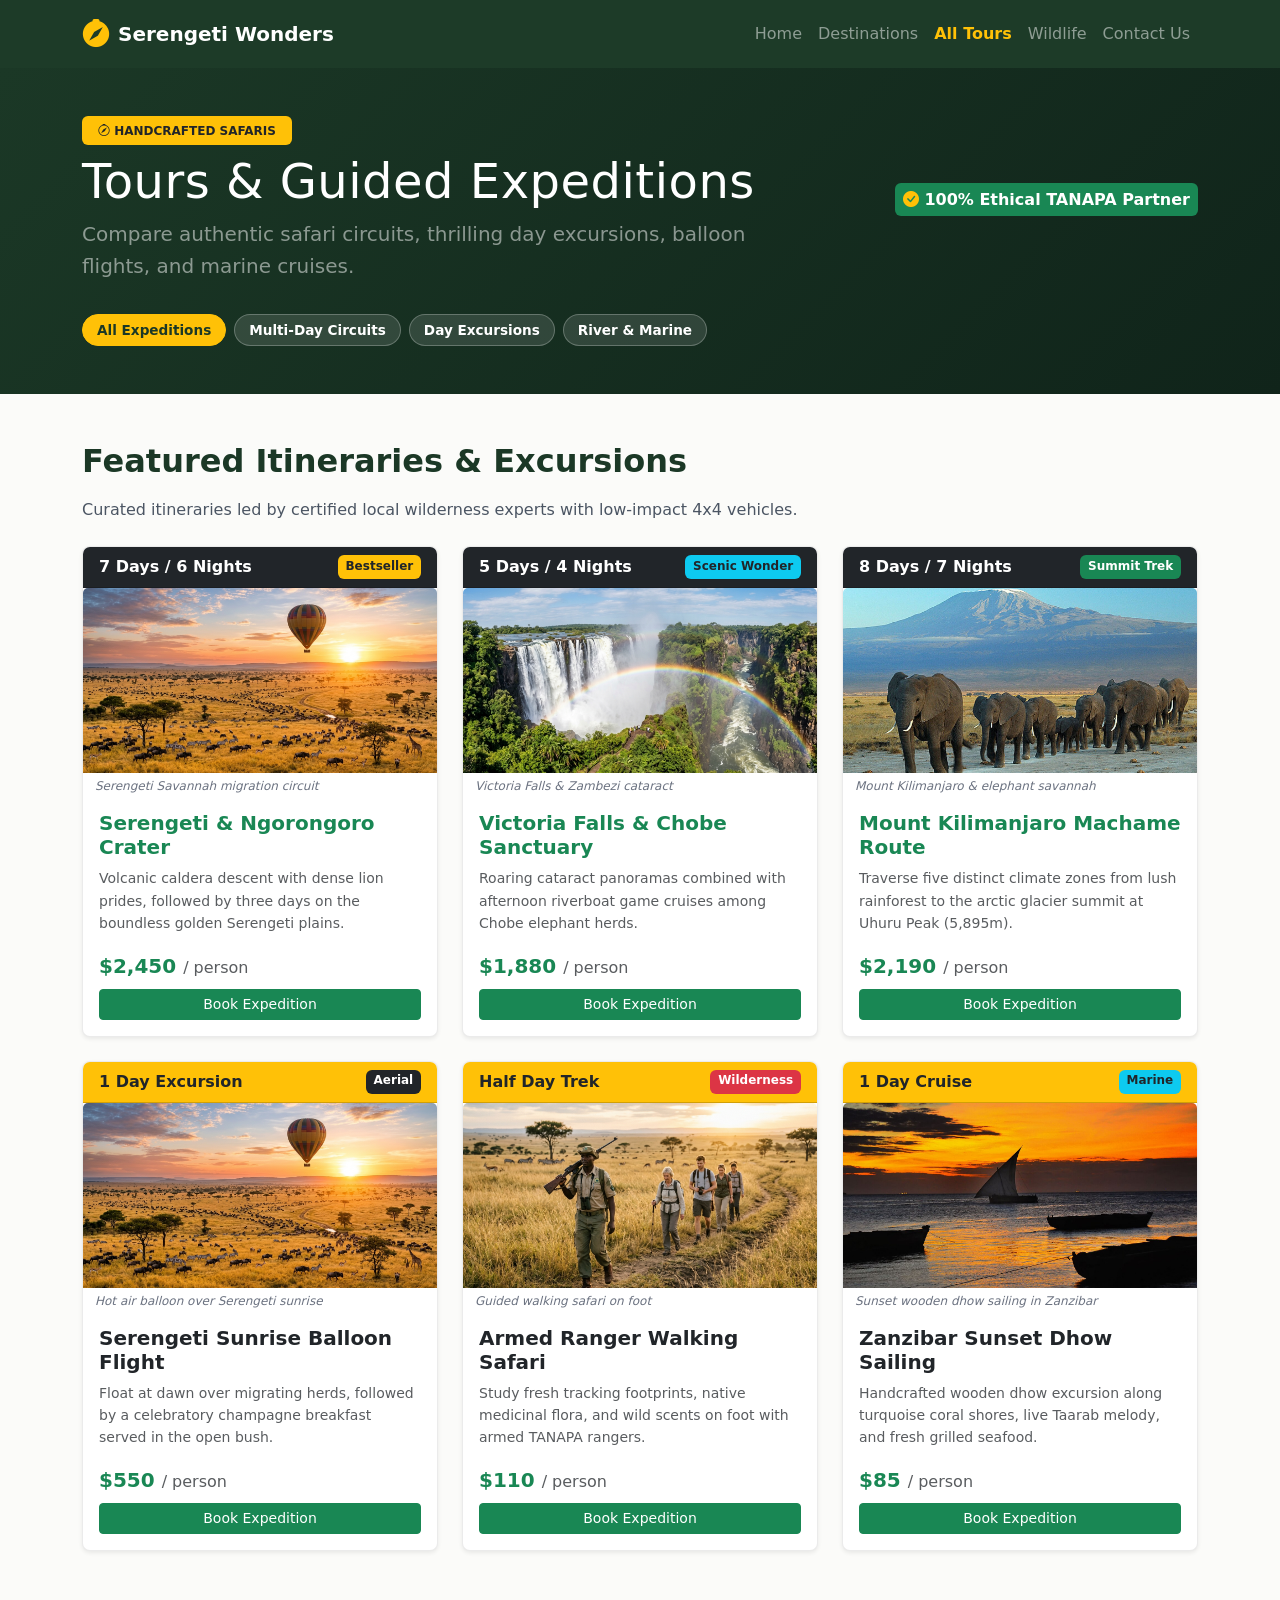
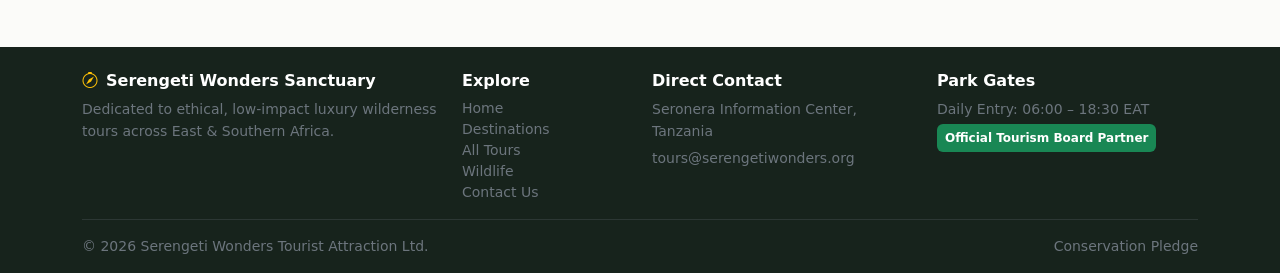
<file: Tours.html>
<!DOCTYPE html>
<html lang="en">
<head>
<meta charset="UTF-8"><meta name="viewport" content="width=device-width, initial-scale=1.0">
<title>Serengeti Wonders — Safari Tours & Guided Expeditions</title>
<link href="https://cdn.jsdelivr.net/npm/bootstrap@5.3.2/dist/css/bootstrap.min.css" rel="stylesheet">
<link href="https://cdn.jsdelivr.net/npm/bootstrap-icons@1.11.3/font/bootstrap-icons.min.css" rel="stylesheet">
<style>
:root {
    --primary: #1b3826;
    --secondary: #d97706;
    --gold: #ffc107;
}
body {
    background-color: #fbfbf9;
    color: #333333;
    font-family: system-ui, -apple-system, sans-serif;
}
h1 {
    color: #ffffff;
    letter-spacing: 0.5px;
    font-weight: 700;
}
h2 {
    color: #1b3826;
    font-weight: 700;
    padding-bottom: 8px;
    display: inline-block;
}
p {
    line-height: 1.6;
    color: #4b5563;
}
a {
    text-decoration: none;
    color: #1b3826;
    transition: all 0.2s ease-in-out;
}
a:hover {
    color: #d97706;
}
.hero-band { background: linear-gradient(135deg, #1b3826 0%, #10241a 100%); color: #fff; }
.contact-card { background: #ffffff; border-radius: 10px; border: 1px solid rgba(0,0,0,0.08); box-shadow: 0 4px 14px rgba(0,0,0,0.05); }
.gate-box { background: #eef3ef; border-radius: 8px; border-left: 4px solid #1b3826; }
.footer-custom { background-color: #17231c; color: #d1d5db; }
.card { transition: transform 0.25s ease, box-shadow 0.25s ease; border: 1px solid rgba(0,0,0,0.08); border-radius: 8px; overflow: hidden; }
.card:hover { transform: translateY(-4px); box-shadow: 0 10px 24px rgba(0,0,0,0.12) !important; }
.card-img-top { height: 185px; object-fit: cover; }
.filter-btn { border-radius: 20px; font-weight: 600; font-size: 0.85rem; padding: 5px 14px; cursor: pointer; background: rgba(255,255,255,0.12); color: #fff; border: 1px solid rgba(255,255,255,0.25); }
.filter-btn.active, .filter-btn:hover { background: #ffc107; color: #1b3826; border-color: #ffc107; }
.img-caption { font-size: 0.75rem; color: #6b7280; font-style: italic; padding: 4px 12px 0; }
</style>
</head>
<body>
<nav class="navbar navbar-expand-lg navbar-dark sticky-top" style="background-color:#1d3b28;">
  <div class="container">
    <a class="navbar-brand d-flex align-items-center text-white" href="index.html"><i class="bi bi-compass-fill text-warning me-2 fs-3"></i><span class="fw-bold">Serengeti Wonders</span></a>
    <button class="navbar-toggler" type="button" data-bs-toggle="collapse" data-bs-target="#navbarContent"><span class="navbar-toggler-icon"></span></button>
    <div class="collapse navbar-collapse" id="navbarContent">
      <ul class="navbar-nav ms-auto mb-2 mb-lg-0">
        <li class="nav-item"><a class="nav-link text-white-50" href="index.html">Home</a></li>
        <li class="nav-item"><a class="nav-link text-white-50" href="Destinations.html">Destinations</a></li>
        <li class="nav-item"><a class="nav-link text-warning fw-semibold active" href="Tours.html">All Tours</a></li>
        <li class="nav-item"><a class="nav-link text-white-50" href="Wildlife.html">Wildlife</a></li>
        <li class="nav-item"><a class="nav-link text-white-50" href="ContactUs.html">Contact Us</a></li>
      </ul>
    </div>
  </div>
</nav>

<section class="hero-band py-5">
  <div class="container">
    <div class="row align-items-center">
      <div class="col-lg-8">
        <span class="badge bg-warning text-dark mb-2 px-3 py-2 text-uppercase fw-bold"><i class="bi bi-compass"></i> Handcrafted Safaris</span>
        <h1 class="display-5">Tours & Guided Expeditions</h1>
        <p class="lead mb-0 text-white-50">Compare authentic safari circuits, thrilling day excursions, balloon flights, and marine cruises.</p>
      </div>
      <div class="col-lg-4 text-lg-end mt-4 mt-lg-0">
        <span class="badge bg-success p-2 fs-6"><i class="bi bi-check-circle-fill text-warning"></i> 100% Ethical TANAPA Partner</span>
      </div>
    </div>
    <div class="d-flex flex-wrap gap-2 align-items-center mt-4 pt-2">
      <button class="filter-btn active" onclick="setTourFilter('all', this)">All Expeditions</button>
      <button class="filter-btn" onclick="setTourFilter('circuit', this)">Multi-Day Circuits</button>
      <button class="filter-btn" onclick="setTourFilter('adventure', this)">Day Excursions</button>
      <button class="filter-btn" onclick="setTourFilter('marine', this)">River & Marine</button>
    </div>
  </div>
</section>

<main class="container py-5">
  <div class="mb-4"><h2>Featured Itineraries & Excursions</h2><p>Curated itineraries led by certified local wilderness experts with low-impact 4x4 vehicles.</p></div>
  <div class="row g-4" id="toursRow">
    <div class="col-md-6 col-lg-4 tour-item" data-cat="circuit"><div class="card h-100 shadow-sm">
      <div class="card-header bg-dark text-white d-flex justify-content-between py-2"><span class="fw-semibold">7 Days / 6 Nights</span><span class="badge bg-warning text-dark">Bestseller</span></div>
      <img src="images/serengeti-savannah.jpg" class="card-img-top" alt="Golden sunrise glowing across endless acacia grassland plains of Serengeti with hot air balloon floating gently over grazing wildlife" loading="lazy"><div class="img-caption">Serengeti Savannah migration circuit</div>
      <div class="card-body"><h5 class="fw-bold text-success">Serengeti & Ngorongoro Crater</h5>
        <p class="small text-muted">Volcanic caldera descent with dense lion prides, followed by three days on the boundless golden Serengeti plains.</p><div class="fw-bold text-success fs-5 mb-2">$2,450 <span class="fs-6 fw-normal text-muted">/ person</span></div><button class="btn btn-success btn-sm w-100" onclick="openTourBook('Serengeti & Ngorongoro', 2450)">Book Expedition</button></div>
    </div></div>

    <div class="col-md-6 col-lg-4 tour-item" data-cat="circuit"><div class="card h-100 shadow-sm">
      <div class="card-header bg-dark text-white d-flex justify-content-between py-2"><span class="fw-semibold">5 Days / 4 Nights</span><span class="badge bg-info text-dark">Scenic Wonder</span></div>
      <img src="images/victoria-falls.jpg" class="card-img-top" alt="High-volume roaring waterfall cascades plunging into Batoka Gorge canyon with vibrant rainbows" loading="lazy"><div class="img-caption">Victoria Falls & Zambezi cataract</div>
      <div class="card-body"><h5 class="fw-bold text-success">Victoria Falls & Chobe Sanctuary</h5>
        <p class="small text-muted">Roaring cataract panoramas combined with afternoon riverboat game cruises among Chobe elephant herds.</p><div class="fw-bold text-success fs-5 mb-2">$1,880 <span class="fs-6 fw-normal text-muted">/ person</span></div><button class="btn btn-success btn-sm w-100" onclick="openTourBook('Victoria Falls & Chobe', 1880)">Book Expedition</button></div>
    </div></div>

    <div class="col-md-6 col-lg-4 tour-item" data-cat="circuit"><div class="card h-100 shadow-sm">
      <div class="card-header bg-dark text-white d-flex justify-content-between py-2"><span class="fw-semibold">8 Days / 7 Nights</span><span class="badge bg-success">Summit Trek</span></div>
      <img src="images/kilimanjaro-elephants.jpg" class="card-img-top" alt="A family matriarch herd of African bush elephants moving across savannah beneath snow-capped Mount Kilimanjaro" loading="lazy"><div class="img-caption">Mount Kilimanjaro & elephant savannah</div>
      <div class="card-body"><h5 class="fw-bold text-success">Mount Kilimanjaro Machame Route</h5>
        <p class="small text-muted">Traverse five distinct climate zones from lush rainforest to the arctic glacier summit at Uhuru Peak (5,895m).</p><div class="fw-bold text-success fs-5 mb-2">$2,190 <span class="fs-6 fw-normal text-muted">/ person</span></div><button class="btn btn-success btn-sm w-100" onclick="openTourBook('Kilimanjaro Trek', 2190)">Book Expedition</button></div>
    </div></div>

    <div class="col-md-6 col-lg-4 tour-item" data-cat="adventure"><div class="card h-100 shadow-sm">
      <div class="card-header bg-warning text-dark d-flex justify-content-between py-2"><span class="fw-semibold">1 Day Excursion</span><span class="badge bg-dark">Aerial</span></div>
      <img src="images/serengeti-savannah.jpg" class="card-img-top" alt="Golden sunrise glowing across endless acacia grassland plains of Serengeti with hot air balloon floating gently" loading="lazy"><div class="img-caption">Hot air balloon over Serengeti sunrise</div>
      <div class="card-body"><h5 class="fw-bold">Serengeti Sunrise Balloon Flight</h5>
        <p class="small text-muted">Float at dawn over migrating herds, followed by a celebratory champagne breakfast served in the open bush.</p><div class="fw-bold text-success fs-5 mb-2">$550 <span class="fs-6 fw-normal text-muted">/ person</span></div><button class="btn btn-success btn-sm w-100" onclick="openTourBook('Sunrise Balloon Flight', 550)">Book Expedition</button></div>
    </div></div>

    <div class="col-md-6 col-lg-4 tour-item" data-cat="adventure"><div class="card h-100 shadow-sm">
      <div class="card-header bg-warning text-dark d-flex justify-content-between py-2"><span class="fw-semibold">Half Day Trek</span><span class="badge bg-danger">Wilderness</span></div>
      <img src="images/walking-safari.jpg" class="card-img-top" alt="Professional armed park ranger leading adventurous trekkers on foot along an authentic bush game trail" loading="lazy"><div class="img-caption">Guided walking safari on foot</div>
      <div class="card-body"><h5 class="fw-bold">Armed Ranger Walking Safari</h5>
        <p class="small text-muted">Study fresh tracking footprints, native medicinal flora, and wild scents on foot with armed TANAPA rangers.</p><div class="fw-bold text-success fs-5 mb-2">$110 <span class="fs-6 fw-normal text-muted">/ person</span></div><button class="btn btn-success btn-sm w-100" onclick="openTourBook('Walking Safari', 110)">Book Expedition</button></div>
    </div></div>

    <div class="col-md-6 col-lg-4 tour-item" data-cat="marine"><div class="card h-100 shadow-sm">
      <div class="card-header bg-warning text-dark d-flex justify-content-between py-2"><span class="fw-semibold">1 Day Cruise</span><span class="badge bg-info text-dark">Marine</span></div>
      <img src="images/sunset-dhow.jpg" class="card-img-top" alt="Traditional Swahili wooden sailing dhow with white sail cruising along the Zanzibar coral coast into a golden sunset" loading="lazy"><div class="img-caption">Sunset wooden dhow sailing in Zanzibar</div>
      <div class="card-body"><h5 class="fw-bold">Zanzibar Sunset Dhow Sailing</h5>
        <p class="small text-muted">Handcrafted wooden dhow excursion along turquoise coral shores, live Taarab melody, and fresh grilled seafood.</p><div class="fw-bold text-success fs-5 mb-2">$85 <span class="fs-6 fw-normal text-muted">/ person</span></div><button class="btn btn-success btn-sm w-100" onclick="openTourBook('Sunset Dhow Sailing', 85)">Book Expedition</button></div>
    </div></div>
  </div>
</main>

<!-- Tour Booking Modal with Form -->
<div class="modal fade" id="tourModal" tabindex="-1">
  <div class="modal-dialog">
    <div class="modal-content">
      <div class="modal-header bg-success text-white">
        <h5 class="modal-title fw-bold text-white" id="tmTitle">Book Safari Expedition</h5>
        <button type="button" class="btn-close btn-close-white" data-bs-dismiss="modal"></button>
      </div>
      <div class="modal-body">
        <form onsubmit="event.preventDefault(); alert('Inquiry received! Our safari directors will contact you.'); bootstrap.Modal.getInstance(document.getElementById('tourModal')).hide();">
          <div class="mb-2">
            <label class="form-label small fw-bold">Tour Selected</label>
            <input type="text" id="tmSelectedTour" class="form-control form-control-sm" readonly>
          </div>
          <div class="row g-2 mb-2">
            <div class="col-6">
              <label class="form-label small fw-bold">Travelers</label>
              <input type="number" id="tmTravelers" class="form-control form-control-sm" value="2" min="1" max="20" onchange="calcTmQuote()">
            </div>
            <div class="col-6">
              <label class="form-label small fw-bold">Departure Date</label>
              <input type="date" class="form-control form-control-sm" required>
            </div>
          </div>
          <div class="mb-2">
            <label class="form-label small fw-bold">Your Contact</label>
            <input type="text" class="form-control form-control-sm mb-1" placeholder="Lead Traveler Full Name" required>
            <input type="email" class="form-control form-control-sm" placeholder="Email Address" required>
          </div>
          <div class="p-2 bg-light rounded d-flex justify-content-between align-items-center mb-3">
            <span class="small fw-semibold">Estimated Total:</span>
            <span id="tmQuoteTotal" class="h5 mb-0 fw-bold text-success">$4,900</span>
          </div>
          <button type="submit" class="btn btn-warning w-100 fw-bold text-dark">Submit Tour Reservation</button>
        </form>
      </div>
    </div>
  </div>
</div>

<footer class="footer-custom pt-4 pb-3 mt-5">
  <div class="container">
    <div class="row g-4">
      <div class="col-lg-4 col-md-6"><h6 class="text-white fw-bold mb-2"><i class="bi bi-compass text-warning me-2"></i>Serengeti Wonders Sanctuary</h6><p class="text-secondary small mb-2">Dedicated to ethical, low-impact luxury wilderness tours across East & Southern Africa.</p></div>
      <div class="col-lg-2 col-md-6"><h6 class="text-white fw-bold mb-2">Explore</h6><ul class="list-unstyled text-secondary small mb-0"><li><a href="index.html" class="text-secondary">Home</a></li><li><a href="Destinations.html" class="text-secondary">Destinations</a></li><li><a href="Tours.html" class="text-secondary">All Tours</a></li><li><a href="Wildlife.html" class="text-secondary">Wildlife</a></li><li><a href="ContactUs.html" class="text-secondary">Contact Us</a></li></ul></div>
      <div class="col-lg-3 col-md-6"><h6 class="text-white fw-bold mb-2">Direct Contact</h6><p class="small text-secondary mb-1">Seronera Information Center, Tanzania</p><p class="small text-secondary mb-0">tours@serengetiwonders.org</p></div>
      <div class="col-lg-3 col-md-6"><h6 class="text-white fw-bold mb-2">Park Gates</h6><p class="small text-secondary mb-1">Daily Entry: 06:00 – 18:30 EAT</p><span class="badge bg-success p-2">Official Tourism Board Partner</span></div>
    </div>
    <hr class="border-secondary my-3"><div class="d-flex justify-content-between small text-secondary"><span>&copy; 2026 Serengeti Wonders Tourist Attraction Ltd.</span><span><a href="#" class="text-secondary">Conservation Pledge</a></span></div>
  </div>
</footer>

</body>
</html>
</file>
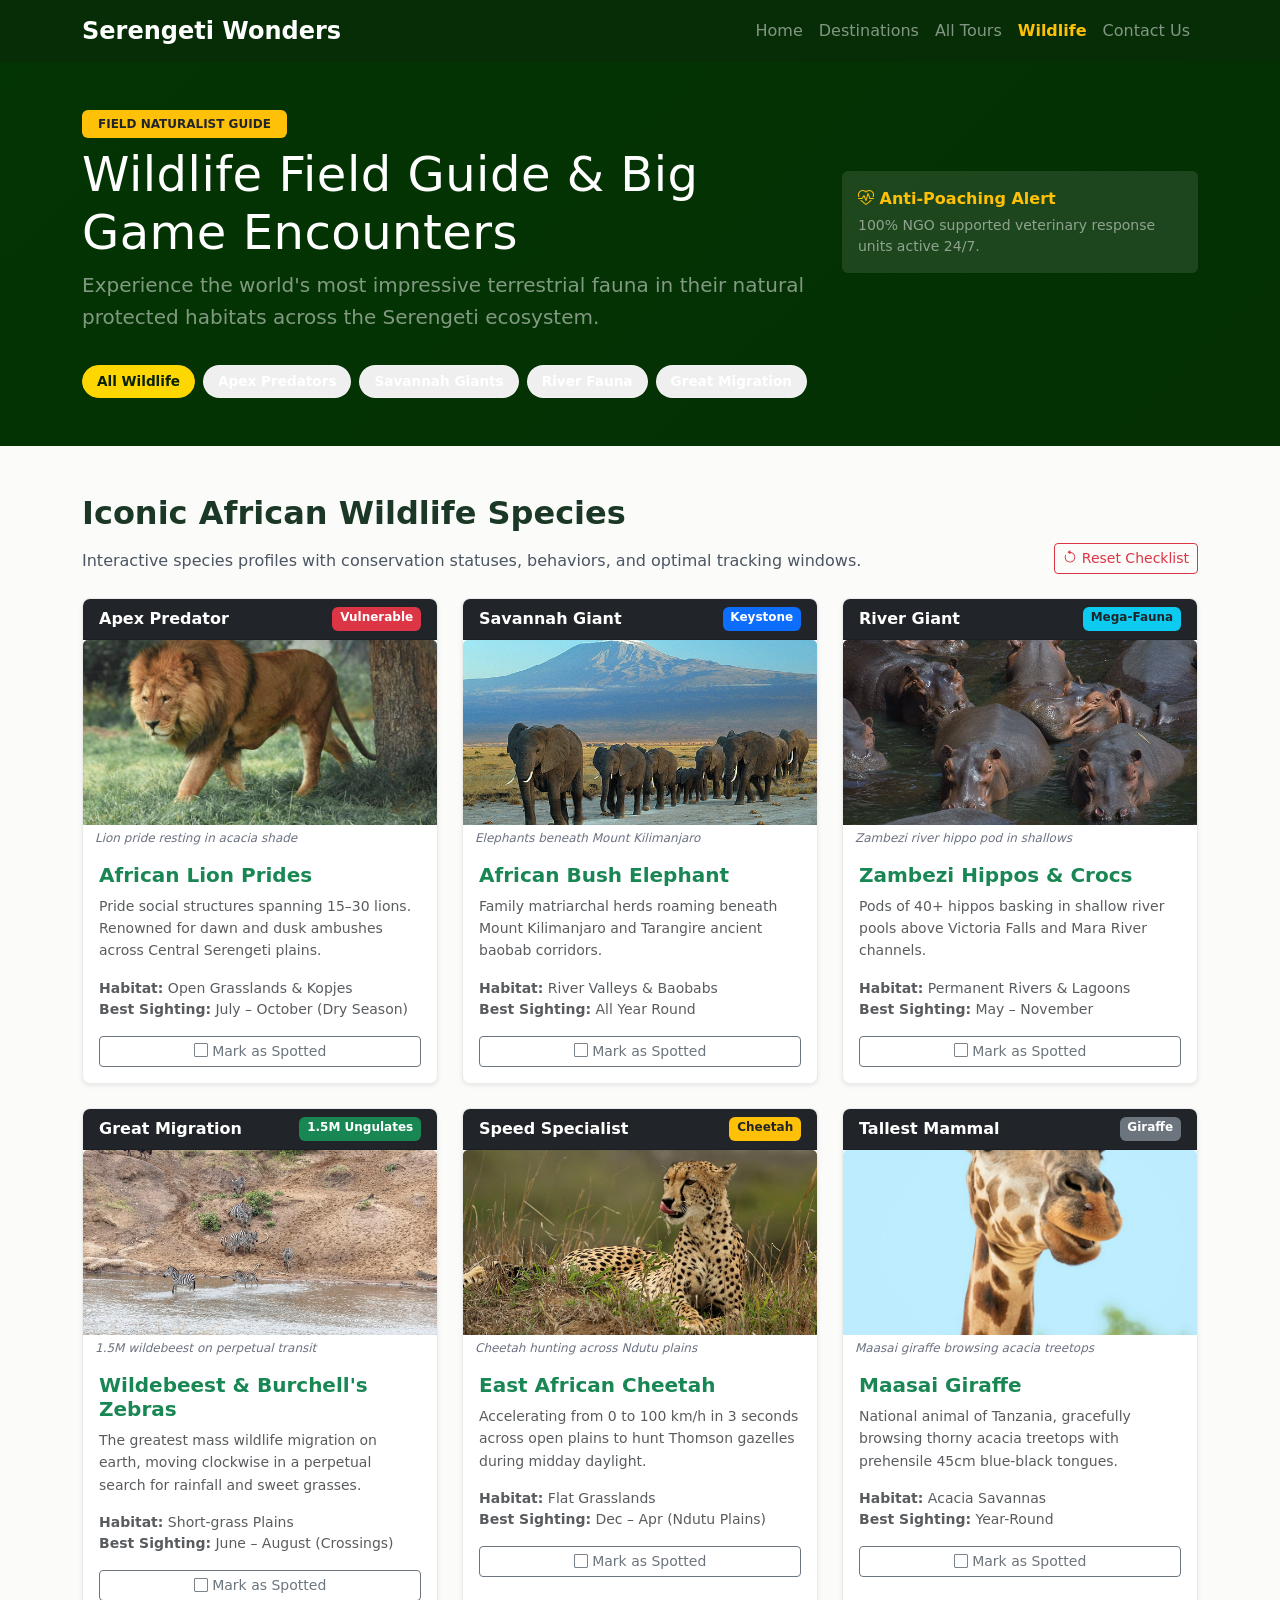
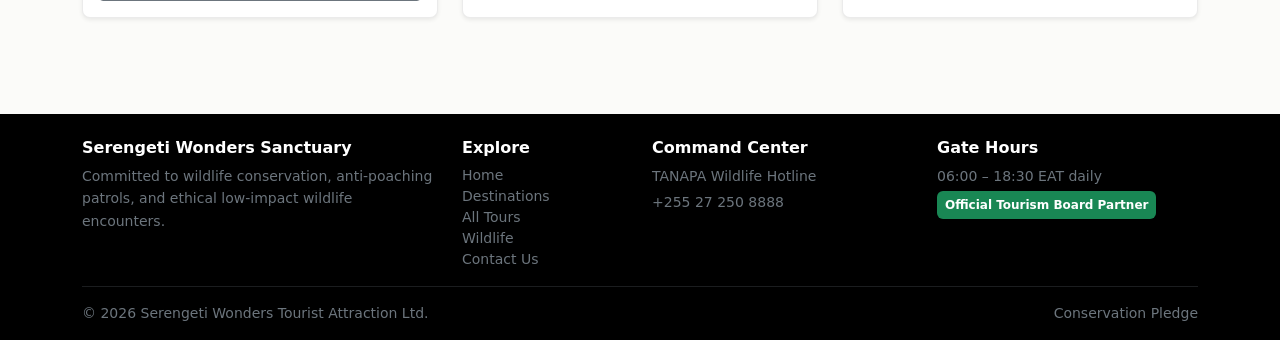
<file: Wildlife.html>
<!DOCTYPE html>
<html lang="en">
<head>
<meta charset="UTF-8"><meta name="viewport" content="width=device-width, initial-scale=1.0">
<title>Serengeti Wonders — Wildlife Field Guide & Big Game Encounters</title>
<link href="css/bootstrap.min.css" rel="stylesheet"><link href="https://cdn.jsdelivr.net/npm/bootstrap@5.3.2/dist/css/bootstrap.min.css" rel="stylesheet">
<link href="https://cdn.jsdelivr.net/npm/bootstrap-icons@1.11.3/font/bootstrap-icons.min.css" rel="stylesheet">
<style>
:root {
    --primary: #1b3826;
    --secondary: #d97706;
    --gold: #ffc107;
}
body {
    background-color: #fbfbf9;
    color: #333333;
    font-family: system-ui, -apple-system, sans-serif;
}
h1 {
    color: #ffffff;
    letter-spacing: 0.5px;
    font-weight: 700;
}
h2 {
    color: #1b3826;
    font-weight: 700;
    padding-bottom: 8px;
    display: inline-block;
}
p {
    line-height: 1.6;
    color: #4b5563;
}
a {
    text-decoration: none;
    color: #1b3826;
    transition: all 0.2s ease-in-out;
}
a:hover {
    color: #d97706;
}
.hero-band { background: linear-gradient(135deg, rgb(3, 52, 3) 0%, rgb(4, 48, 4) 100%); color: #fff; }
.footer-custom { background-color: black; color: #d1d5db; }
.filter-btn { background: grey (255,255,255,0.12); color: white; border: 1px solid rgba(255,255,255,0.25); border-radius: 20px; padding: 5px 14px; font-weight: 600; font-size: 0.85rem; cursor: pointer; transition: 0.2s; }
.filter-btn.active, .filter-btn:hover { background: gold; color: rgb(7, 33, 7); border-color: gold; }
.card { transition: transform 0.25s, box-shadow 0.25s; border: 1px solid rgba(0,0,0,0.08); border-radius: 8px; overflow: hidden; }
.card:hover { transform: translateY(-4px); box-shadow: 0 10px 24px rgba(0,0,0,0.12) !important; }
.card-img-top { height: 185px; object-fit: cover; }
.img-caption { font-size: 0.75rem; color: #6b7280; font-style: italic; padding: 4px 12px 0; }
</style>
</head>
<body>
<nav class="navbar navbar-expand-lg navbar-dark sticky-top" style="background-color: rgb(6, 45, 6);">
  <div class="container">
    <a class="navbar-brand text-white fw-bold fs-4" href="index.html">Serengeti Wonders</a>
    <button class="navbar-toggler" type="button" data-bs-toggle="collapse" data-bs-target="#navbarContent"><span class="navbar-toggler-icon"></span></button>
    <div class="collapse navbar-collapse" id="navbarContent">
      <ul class="navbar-nav ms-auto mb-2 mb-lg-0">
        <li class="nav-item"><a class="nav-link text-white-50" href="index.html">Home</a></li>
        <li class="nav-item"><a class="nav-link text-white-50" href="Destinations.html">Destinations</a></li>
        <li class="nav-item"><a class="nav-link text-white-50" href="Tours.html">All Tours</a></li>
        <li class="nav-item"><a class="nav-link text-warning active fw-semibold" href="Wildlife.html">Wildlife</a></li>
        <li class="nav-item"><a class="nav-link text-white-50" href="ContactUs.html">Contact Us</a></li>
      </ul>
    </div>
  </div>
</nav>

<section class="hero-band py-5">
  <div class="container">
    <div class="row align-items-center mb-4">
      <div class="col-lg-8">
        <span class="badge bg-warning text-dark mb-2 px-3 py-2 text-uppercase fw-bold">Field Naturalist Guide</span>
        <h1 class="display-5">Wildlife Field Guide & Big Game Encounters</h1>
        <p class="lead mb-0 text-white-50">Experience the world's most impressive terrestrial fauna in their natural protected habitats across the Serengeti ecosystem.</p>
      </div>
      <div class="col-lg-4 text-lg-end mt-4 mt-lg-0">
        <div class="bg-white bg-opacity-10 p-3 rounded text-start"><div class="fw-bold text-warning mb-1"><i class="bi bi-heart-pulse"></i> Anti-Poaching Alert</div><div class="small text-white-50">100% NGO supported veterinary response units active 24/7.</div></div>
      </div>
    </div>
    <div class="d-flex flex-wrap gap-2 align-items-center pt-2">
      <button class="filter-btn active" onclick="filterFauna('all', this)">All Wildlife</button>
      <button class="filter-btn" onclick="filterFauna('predator', this)">Apex Predators</button>
      <button class="filter-btn" onclick="filterFauna('giant', this)">Savannah Giants</button>
      <button class="filter-btn" onclick="filterFauna('river', this)">River Fauna</button>
      <button class="filter-btn" onclick="filterFauna('migration', this)">Great Migration</button>
    </div>
  </div>
</section>

<main class="container py-5">
  <div class="d-flex flex-wrap justify-content-between align-items-end mb-4">
    <div><h2>Iconic African Wildlife Species</h2><p class="mb-0">Interactive species profiles with conservation statuses, behaviors, and optimal tracking windows.</p></div>
    <button class="btn btn-outline-danger btn-sm" onclick="resetSpotted()"><i class="bi bi-arrow-counterclockwise"></i> Reset Checklist</button>
  </div>

  <div class="row g-4" id="faunaGrid">
    <div class="col-sm-6 col-lg-4 animal-card" data-cat="predator"><div class="card h-100 shadow-sm">
      <div class="card-header bg-dark text-white d-flex justify-content-between py-2"><span class="fw-semibold">Apex Predator</span><span class="badge bg-danger">Vulnerable</span></div>
      <img src="images/african-lions.jpg" class="card-img-top" alt="A regal pride of African lions resting together under acacia shade on the savannah" loading="lazy"><div class="img-caption">Lion pride resting in acacia shade</div>
      <div class="card-body"><h5 class="fw-bold text-success">African Lion Prides</h5><p class="small text-muted">Pride social structures spanning 15–30 lions. Renowned for dawn and dusk ambushes across Central Serengeti plains.</p>
        <ul class="list-unstyled small text-muted mb-3"><li><strong>Habitat:</strong> Open Grasslands & Kopjes</li><li><strong>Best Sighting:</strong> July – October (Dry Season)</li></ul>
        <button class="btn btn-sm btn-outline-secondary w-100 check-btn" onclick="toggleSpot(0, this)"><i class="bi bi-square"></i> Mark as Spotted</button></div>
    </div></div>

    <div class="col-sm-6 col-lg-4 animal-card" data-cat="giant"><div class="card h-100 shadow-sm">
      <div class="card-header bg-dark text-white d-flex justify-content-between py-2"><span class="fw-semibold">Savannah Giant</span><span class="badge bg-primary">Keystone</span></div>
      <img src="images/kilimanjaro-elephants.jpg" class="card-img-top" alt="A family matriarch herd of African bush elephants moving gracefully across savannah beneath snow-capped Mount Kilimanjaro" loading="lazy"><div class="img-caption">Elephants beneath Mount Kilimanjaro</div>
      <div class="card-body"><h5 class="fw-bold text-success">African Bush Elephant</h5><p class="small text-muted">Family matriarchal herds roaming beneath Mount Kilimanjaro and Tarangire ancient baobab corridors.</p>
        <ul class="list-unstyled small text-muted mb-3"><li><strong>Habitat:</strong> River Valleys & Baobabs</li><li><strong>Best Sighting:</strong> All Year Round</li></ul>
        <button class="btn btn-sm btn-outline-secondary w-100 check-btn" onclick="toggleSpot(1, this)"><i class="bi bi-square"></i> Mark as Spotted</button></div>
    </div></div>

    <div class="col-sm-6 col-lg-4 animal-card" data-cat="river"><div class="card h-100 shadow-sm">
      <div class="card-header bg-dark text-white d-flex justify-content-between py-2"><span class="fw-semibold">River Giant</span><span class="badge bg-info text-dark">Mega-Fauna</span></div>
      <img src="images/hippos-crocs.jpg" class="card-img-top" alt="A pod of wild hippos submerged up to their nostrils and basking in river shallows" loading="lazy"><div class="img-caption">Zambezi river hippo pod in shallows</div>
      <div class="card-body"><h5 class="fw-bold text-success">Zambezi Hippos & Crocs</h5>
        <p class="small text-muted">Pods of 40+ hippos basking in shallow river pools above Victoria Falls and Mara River channels.</p>
        <ul class="list-unstyled small text-muted mb-3"><li><strong>Habitat:</strong> Permanent Rivers & Lagoons</li><li><strong>Best Sighting:</strong> May – November</li></ul>
        <button class="btn btn-sm btn-outline-secondary w-100 check-btn" onclick="toggleSpot(2, this)"><i class="bi bi-square"></i> Mark as Spotted</button></div>
    </div></div>

    <div class="col-sm-6 col-lg-4 animal-card" data-cat="migration"><div class="card h-100 shadow-sm">
      <div class="card-header bg-dark text-white d-flex justify-content-between py-2"><span class="fw-semibold">Great Migration</span><span class="badge bg-success">1.5M Ungulates</span></div>
      <img src="images/wildebeest-migration.jpg" class="card-img-top" alt="Vast column of over a million wildebeest and zebras trekking across open grasslands" loading="lazy"><div class="img-caption">1.5M wildebeest on perpetual transit</div>
      <div class="card-body"><h5 class="fw-bold text-success">Wildebeest & Burchell's Zebras</h5>
        <p class="small text-muted">The greatest mass wildlife migration on earth, moving clockwise in a perpetual search for rainfall and sweet grasses.</p>
        <ul class="list-unstyled small text-muted mb-3"><li><strong>Habitat:</strong> Short-grass Plains</li><li><strong>Best Sighting:</strong> June – August (Crossings)</li></ul>
        <button class="btn btn-sm btn-outline-secondary w-100 check-btn" onclick="toggleSpot(3, this)"><i class="bi bi-square"></i> Mark as Spotted</button></div>
    </div></div>

    <div class="col-sm-6 col-lg-4 animal-card" data-cat="predator"><div class="card h-100 shadow-sm">
      <div class="card-header bg-dark text-white d-flex justify-content-between py-2"><span class="fw-semibold">Speed Specialist</span><span class="badge bg-warning text-dark">Cheetah</span></div>
      <img src="images/cheetah.jpg" class="card-img-top" alt="Sleek, high-speed cheetah scanning open grassland from atop a termite mound during daytime hunting" loading="lazy"><div class="img-caption">Cheetah hunting across Ndutu plains</div>
      <div class="card-body"><h5 class="fw-bold text-success">East African Cheetah</h5>
        <p class="small text-muted">Accelerating from 0 to 100 km/h in 3 seconds across open plains to hunt Thomson gazelles during midday daylight.</p>
        <ul class="list-unstyled small text-muted mb-3"><li><strong>Habitat:</strong> Flat Grasslands</li><li><strong>Best Sighting:</strong> Dec – Apr (Ndutu Plains)</li></ul>
        <button class="btn btn-sm btn-outline-secondary w-100 check-btn" onclick="toggleSpot(4, this)"><i class="bi bi-square"></i> Mark as Spotted</button></div>
    </div></div>

    <div class="col-sm-6 col-lg-4 animal-card" data-cat="giant"><div class="card h-100 shadow-sm">
      <div class="card-header bg-dark text-white d-flex justify-content-between py-2"><span class="fw-semibold">Tallest Mammal</span><span class="badge bg-secondary text-white">Giraffe</span></div>
      <img src="images/maasai-giraffe.jpg" class="card-img-top" alt="Tall Maasai giraffe gracefully feeding on thorny umbrella acacia treetops in the golden sun" loading="lazy"><div class="img-caption">Maasai giraffe browsing acacia treetops</div>
      <div class="card-body"><h5 class="fw-bold text-success">Maasai Giraffe</h5>
        <p class="small text-muted">National animal of Tanzania, gracefully browsing thorny acacia treetops with prehensile 45cm blue-black tongues.</p>
        <ul class="list-unstyled small text-muted mb-3"><li><strong>Habitat:</strong> Acacia Savannas</li><li><strong>Best Sighting:</strong> Year-Round</li></ul>
        <button class="btn btn-sm btn-outline-secondary w-100 check-btn" onclick="toggleSpot(5, this)"><i class="bi bi-square"></i> Mark as Spotted</button></div>
    </div></div>
  </div>
</main>

<footer class="footer-custom pt-4 pb-3 mt-5">
  <div class="container">
    <div class="row g-4">
      <div class="col-lg-4 col-md-6"><h6 class="text-white fw-bold mb-2">Serengeti Wonders Sanctuary</h6><p class="text-secondary small mb-2">Committed to wildlife conservation, anti-poaching patrols, and ethical low-impact wildlife encounters.</p></div>
      <div class="col-lg-2 col-md-6"><h6 class="text-white fw-bold mb-2">Explore</h6><ul class="list-unstyled text-secondary small mb-0"><li><a href="index.html" class="text-secondary">Home</a></li><li><a href="Destinations.html" class="text-secondary">Destinations</a></li><li><a href="Tours.html" class="text-secondary">All Tours</a></li><li><a href="Wildlife.html" class="text-secondary">Wildlife</a></li><li><a href="ContactUs.html" class="text-secondary">Contact Us</a></li></ul></div>
      <div class="col-lg-3 col-md-6"><h6 class="text-white fw-bold mb-2">Command Center</h6><p class="small text-secondary mb-1">TANAPA Wildlife Hotline</p><p class="small text-secondary mb-0">+255 27 250 8888</p></div>
      <div class="col-lg-3 col-md-6"><h6 class="text-white fw-bold mb-2">Gate Hours</h6><p class="small text-secondary mb-1">06:00 – 18:30 EAT daily</p><span class="badge bg-success p-2">Official Tourism Board Partner</span></div>
    </div>
    <hr class="border-secondary my-3"><div class="d-flex justify-content-between small text-secondary"><span>&copy; 2026 Serengeti Wonders Tourist Attraction Ltd.</span><span><a href="#" class="text-secondary">Conservation Pledge</a></span></div>
  </div>
</footer>


</body>
</html>
</file>
